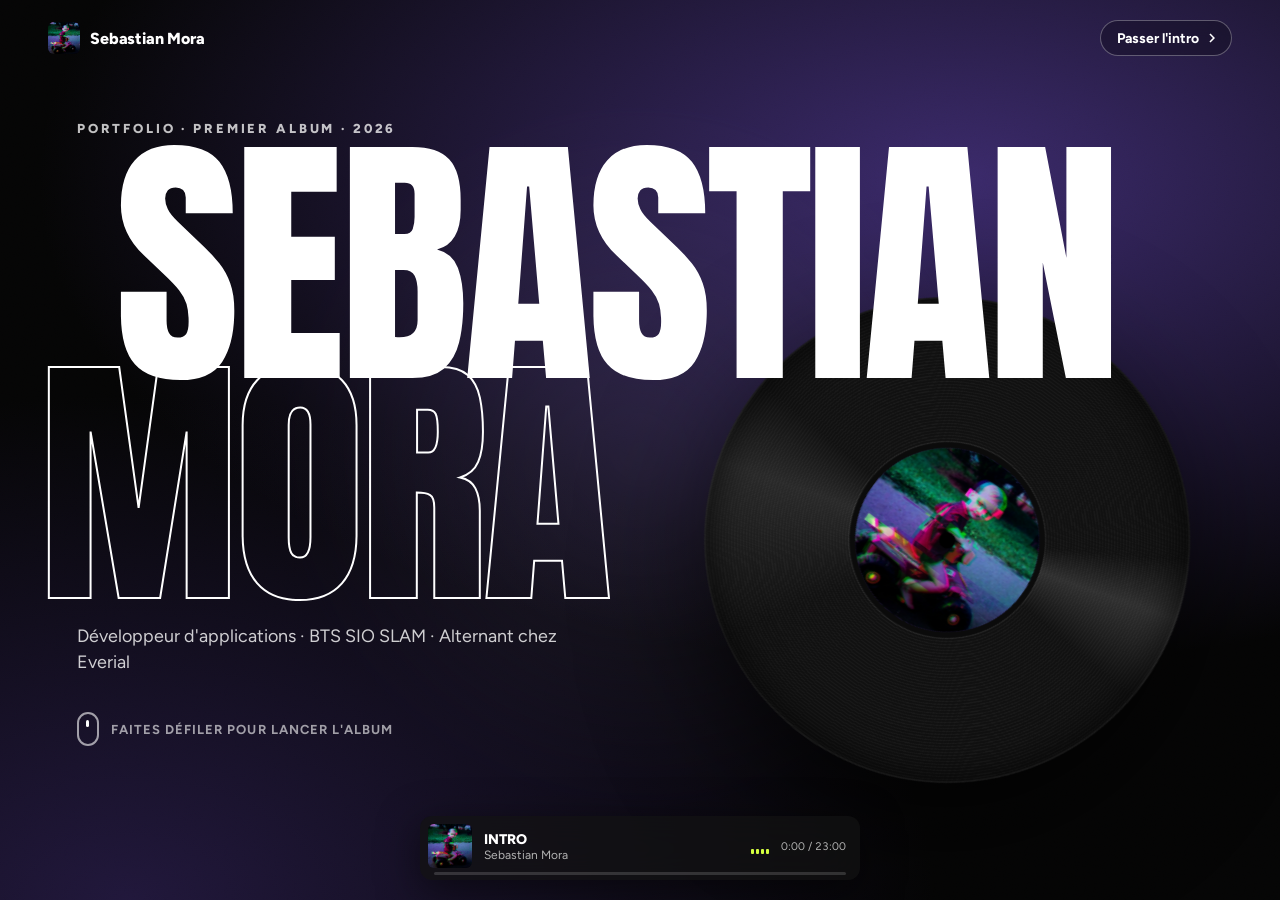
<file: index.html>
<!DOCTYPE html>
<html lang="fr">
<head>
    <meta charset="utf-8">
    <title>Sebastian Mora — Portfolio</title>
    <meta name="viewport" content="width=device-width, initial-scale=1.0, viewport-fit=cover">
    <meta name="description" content="Portfolio de Sebastian Mora — BTS SIO SLAM, alternant chez Everial.">
    <meta name="theme-color" content="#000000">
    <link rel="icon" sizes="32x32" type="image/png" href="Images/Yodebebe.png">
    <link rel="preconnect" href="https://fonts.googleapis.com">
    <link rel="preconnect" href="https://fonts.gstatic.com" crossorigin>
    <link href="https://fonts.googleapis.com/css2?family=Anton&family=Figtree:wght@400;500;600;700;800;900&display=swap" rel="stylesheet">
    <link rel="stylesheet" href="StyleAlbum.css">
    <link rel="stylesheet" href="intro.css">
</head>
<body>

    <!-- Écran de démarrage -->
    <div class="splash" id="splash" aria-hidden="true">
        <div class="splash-inner">
            <img src="Images/Yodebebe.png" alt="">
            <div class="eq splash-eq"><i></i><i></i><i></i><i></i></div>
            <strong>Sebastian Mora</strong>
            <span>Portfolio · BTS SIO SLAM</span>
        </div>
    </div>

    <div class="app" id="app">

        <!-- ============ BARRE LATÉRALE GAUCHE ============ -->
        <aside class="sidebar" aria-label="Navigation principale">
            <nav class="sb-block sb-nav">
                <a href="#/home" class="sb-link" data-route="home" data-nav="home">
                    <span class="ico-off" data-icon="home"></span><span class="ico-on" data-icon="homeFill"></span>
                    Accueil
                </a>
                <a href="#/search" class="sb-link" data-route="search" data-nav="search">
                    <span data-icon="search"></span>
                    Rechercher
                </a>
            </nav>

            <section class="sb-block sb-library">
                <header class="lib-head">
                    <span class="lib-title"><span data-icon="library"></span> Bibliothèque</span>
                </header>
                <div class="chips" id="lib-chips">
                    <button class="chip" data-filter="album">Albums</button>
                    <button class="chip" data-filter="artist">Artistes</button>
                    <button class="chip" data-filter="playlist">Playlists</button>
                </div>
                <ul class="lib-list" id="lib-list"></ul>
            </section>
        </aside>

        <!-- ============ ZONE PRINCIPALE ============ -->
        <main class="main" id="main" data-view="home">
            <div class="main-bg" id="main-bg" aria-hidden="true"></div>

            <header class="topbar" id="topbar">
                <div class="topbar-bg" id="topbar-bg"></div>
                <div class="nav-arrows">
                    <button class="round-btn" id="nav-back" aria-label="Retour" data-icon="chevLeft"></button>
                    <button class="round-btn" id="nav-fwd" aria-label="Suivant" data-icon="chevRight"></button>
                </div>

                <div class="topbar-sticky" id="topbar-sticky">
                    <button class="play-btn sm" id="topbar-play" aria-label="Lecture" data-play-ctx="album"></button>
                    <span class="topbar-title" id="topbar-title"></span>
                </div>

                <label class="search-box" id="search-box">
                    <span data-icon="search"></span>
                    <input type="search" id="search-input" placeholder="Que souhaitez-vous écouter ?" autocomplete="off" aria-label="Rechercher dans le portfolio">
                    <kbd>/</kbd>
                </label>

                <div class="topbar-right">
                    <a class="pill-btn" href="Images/Mon_CV.pdf" target="_blank" rel="noopener">
                        <span data-icon="download"></span> Mon CV
                    </a>
                    <a href="#/artist" data-route="artist" class="avatar-btn" aria-label="Profil de Sebastian Mora">
                        <img src="Images/PhotoArtist.jpeg" alt="">
                    </a>
                </div>
            </header>

            <div class="view" id="view"></div>
        </main>

        <!-- ============ VUE EN LECTURE (PANNEAU DROIT) ============ -->
        <aside class="np" id="np" aria-label="Vue En lecture" aria-hidden="true">
            <div class="np-head">
                <button class="icon-btn np-collapse" id="np-collapse" aria-label="Réduire" data-icon="chevDown"></button>
                <a href="#/album" data-route="album" class="np-context" id="np-context">PORTFOLIO</a>
                <button class="icon-btn" id="np-close" aria-label="Fermer le panneau" data-icon="close"></button>
            </div>

            <div class="np-scroll" id="np-scroll">
                <div class="np-hero" id="np-hero">
                    <div class="np-hero-glow"></div>
                    <div class="np-hero-img" id="np-hero-img"></div>
                    <canvas class="np-viz" id="np-viz" aria-hidden="true"></canvas>
                </div>

                <div class="np-titleline">
                    <div class="np-titles">
                        <h2 id="np-title">Section</h2>
                        <p id="np-sub">Sélectionnez une section pour afficher les détails ici.</p>
                    </div>
                    <button class="icon-btn like-btn big" id="np-like" aria-label="Ajouter aux titres likés"></button>
                </div>

                <!-- Contrôles (mobile uniquement) -->
                <div class="np-controls">
                    <div class="pl-progress">
                        <span class="time" data-time-cur>0:00</span>
                        <div class="slider" data-progress><div class="slider-track"><div class="slider-fill"></div></div><div class="slider-thumb"></div></div>
                        <span class="time" data-time-total>--:--</span>
                    </div>
                    <div class="np-ctrl-btns">
                        <button class="icon-btn toggle" data-action="shuffle" aria-label="Lecture aléatoire" data-icon="shuffle"></button>
                        <button class="icon-btn" data-action="prev" aria-label="Précédent" data-icon="prev"></button>
                        <button class="pl-play xl" data-play-toggle aria-label="Lecture"></button>
                        <button class="icon-btn" data-action="next" aria-label="Suivant" data-icon="next"></button>
                        <button class="icon-btn toggle" data-action="repeat" aria-label="Répéter" data-icon="repeat"></button>
                    </div>
                </div>

                <section class="np-card np-lyrics" id="np-lyrics" data-route="lyrics" role="link" tabindex="0">
                    <header><h3>Aperçu des paroles</h3><span class="ly-open">Afficher les paroles</span></header>
                    <div id="np-lyrics-lines"></div>
                </section>

                <section class="np-card np-about">
                    <h3>À propos</h3>
                    <div id="np-desc" class="rich"><p>Sélectionnez une section pour afficher les détails ici.</p></div>
                </section>

                <section class="np-card np-next">
                    <header><h3>Suivant dans la file</h3><a href="#/album" data-route="album">Ouvrir l'album</a></header>
                    <div id="np-next"></div>
                </section>

                <section class="np-card np-artist">
                    <div class="np-artist-img"><img src="Images/PhotoArtist.jpeg" alt="Sebastian Mora"><span>À propos de l'artiste</span></div>
                    <div class="np-artist-body">
                        <a href="#/artist" data-route="artist" class="np-artist-name">Sebastian Mora</a>
                        <div class="np-artist-row">
                            <span class="muted">BTS SIO SLAM · Alternant chez Everial</span>
                            <button class="outline-btn" data-follow>Suivre</button>
                        </div>
                        <p class="muted small">24 ans, étudiant à Nexa Digital School. Passionné par la résolution de problèmes complexes et la conception d'outils concrets.</p>
                    </div>
                </section>
            </div>
        </aside>

        <!-- ============ LECTEUR ============ -->
        <footer class="player" id="player">
            <div class="pl-left">
                <button class="pl-cover-btn" id="pl-open" aria-label="Afficher la vue En lecture">
                    <img id="pl-cover" src="Images/Yodebebe.png" alt="">
                    <span class="pl-cover-expand" data-icon="chevUp"></span>
                </button>
                <div class="pl-text">
                    <div class="pl-title" id="pl-title">Aucun titre sélectionné</div>
                    <a href="#/artist" data-route="artist" class="pl-sub" id="pl-sub">Sebastian Mora</a>
                </div>
                <button class="icon-btn like-btn" id="pl-like" aria-label="Ajouter aux titres likés"></button>
                <div class="eq pl-eq" aria-hidden="true"><i></i><i></i><i></i><i></i></div>
            </div>

            <div class="pl-center">
                <div class="pl-buttons">
                    <button class="icon-btn toggle" data-action="shuffle" aria-label="Lecture aléatoire" data-icon="shuffle"></button>
                    <button class="icon-btn" data-action="prev" aria-label="Titre précédent" data-icon="prev"></button>
                    <button class="pl-play" data-play-toggle aria-label="Lecture"></button>
                    <button class="icon-btn" data-action="next" aria-label="Titre suivant" data-icon="next"></button>
                    <button class="icon-btn toggle" data-action="repeat" aria-label="Répéter" data-icon="repeat"></button>
                </div>
                <div class="pl-progress">
                    <span class="time" data-time-cur>0:00</span>
                    <div class="slider" data-progress><div class="slider-track"><div class="slider-fill"></div></div><div class="slider-thumb"></div></div>
                    <span class="time" data-time-total>--:--</span>
                </div>
            </div>

            <div class="pl-right">
                <button class="icon-btn toggle" id="btn-sound" aria-label="Musique d'ambiance" title="Musique d'ambiance" data-icon="note"></button>
                <button class="icon-btn toggle" id="btn-lyrics" aria-label="Paroles" title="Paroles" data-icon="mic"></button>
                <button class="icon-btn toggle" id="btn-np" aria-label="Vue En lecture" title="Vue En lecture" data-icon="np"></button>
                <button class="icon-btn" id="btn-mute" aria-label="Couper le son"></button>
                <div class="slider vol" id="volume"><div class="slider-track"><div class="slider-fill"></div></div><div class="slider-thumb"></div></div>
            </div>

            <button class="pl-play mobile-play" data-play-toggle aria-label="Lecture"></button>
            <div class="pl-mobile-progress" data-progress><div class="slider-fill"></div></div>
        </footer>

        <!-- ============ NAVIGATION MOBILE ============ -->
        <nav class="mobile-nav" aria-label="Navigation mobile">
            <a href="#/home" data-route="home" data-nav="home"><span class="ico-off" data-icon="home"></span><span class="ico-on" data-icon="homeFill"></span>Accueil</a>
            <a href="#/search" data-route="search" data-nav="search"><span data-icon="search"></span>Rechercher</a>
            <a href="#/library" data-route="library" data-nav="library"><span data-icon="library"></span>Bibliothèque</a>
        </nav>
    </div>

    <div class="toast" id="toast" role="status" aria-live="polite"></div>
    <div class="ctx-menu" id="ctx-menu" role="menu"></div>
    <div class="recap" id="recap" aria-hidden="true" role="dialog" aria-label="Récap 2026"></div>
    <div class="lightbox" id="lightbox" aria-hidden="true">
        <button class="icon-btn lightbox-close" aria-label="Fermer" data-icon="close"></button>
        <img id="lightbox-img" alt="">
        <p id="lightbox-cap"></p>
    </div>

    <script src="app.js" charset="utf-8" defer></script>
    <script src="intro.js" charset="utf-8" defer></script>
</body>
</html>
</file>
<file: StyleAlbum.css>
/* =====================================================================
   PORTFOLIO — Sebastian Mora · édition « album »
   ===================================================================== */

:root {
    --bg: #000;
    --surface: #121212;
    --elevated: #1f1f1f;
    --highlight: #2a2a2a;
    --card: #181818;
    --text: #fff;
    --sub: #b3b3b3;
    --muted: #7c7c7c;
    --green: #d4ff3f; /* couleur d'accent (lime) */
    --green-hover: #e2ff7a;
    --line: rgba(255, 255, 255, 0.1);
    --radius: 8px;
    --view-color: #4b3a78;
    --track-color: #333;
    --np-w: 360px;
    --ease: cubic-bezier(0.3, 0, 0, 1);
    color-scheme: dark;
}

*, *::before, *::after { box-sizing: border-box; }

html, body {
    margin: 0;
    height: 100%;
    background: var(--bg);
    color: var(--text);
    font-family: "Figtree", "Segoe UI", system-ui, -apple-system, sans-serif;
    -webkit-font-smoothing: antialiased;
    overflow: hidden;
}

button { font: inherit; color: inherit; }
a { color: inherit; text-decoration: none; }
img { display: block; }
h1, h2, h3, h4 { margin: 0; }
kbd {
    display: inline-block;
    background: var(--highlight);
    border: 1px solid #3a3a3a;
    border-radius: 4px;
    padding: 0 6px;
    font-family: inherit; font-weight: 600; font-size: 12px; line-height: 1.6;
    color: var(--text);
}
:focus-visible { outline: 2px solid #fff; outline-offset: 2px; border-radius: 4px; }
.muted { color: var(--sub); }
.small { font-size: 13px; line-height: 1.5; }

/* Scrollbars discrètes */
* { scrollbar-width: thin; scrollbar-color: transparent transparent; }
*:hover { scrollbar-color: rgba(255, 255, 255, 0.3) transparent; }
::-webkit-scrollbar { width: 12px; height: 12px; }
::-webkit-scrollbar-thumb { background: transparent; border: 3px solid transparent; background-clip: padding-box; border-radius: 8px; }
:hover::-webkit-scrollbar-thumb { background-color: rgba(255, 255, 255, 0.3); }

/* =====================================================================
   LAYOUT
   ===================================================================== */
.app {
    display: grid;
    grid-template-areas: "side main np" "player player player";
    grid-template-columns: 300px minmax(0, 1fr) auto;
    grid-template-rows: minmax(0, 1fr) 72px;
    column-gap: 0;
    row-gap: 8px;
    padding: 8px 8px 0;
    height: 100vh;
    height: 100dvh;
}

/* =====================================================================
   SIDEBAR
   ===================================================================== */
.sidebar {
    grid-area: side;
    display: flex;
    flex-direction: column;
    gap: 8px;
    min-height: 0;
    margin-right: 8px;
}
.sb-block { background: var(--surface); border-radius: var(--radius); }
.sb-nav { padding: 8px 12px; }
.sb-link {
    display: flex;
    align-items: center;
    gap: 20px;
    padding: 12px;
    color: var(--sub);
    font-weight: 700;
    font-size: 16px;
    transition: color 0.2s;
}
.sb-link:hover, .sb-link.active { color: var(--text); }
.ico-on[data-icon] { display: none; }
.active > .ico-on[data-icon] { display: inline-grid; }
.active > .ico-off[data-icon] { display: none; }
[data-icon] { display: inline-grid; place-items: center; }

.sb-library { flex: 1; min-height: 0; display: flex; flex-direction: column; }
.lib-head { padding: 16px 16px 8px; }
.lib-title { display: flex; align-items: center; gap: 12px; color: var(--sub); font-weight: 700; }
.chips, .home-chips { display: flex; gap: 8px; flex-wrap: wrap; }
.chips { padding: 8px 16px 12px; }
.chip {
    background: var(--highlight);
    border: 0;
    border-radius: 32px;
    padding: 6px 12px;
    font-size: 14px;
    cursor: pointer;
    transition: background 0.2s, color 0.2s, transform 0.2s;
}
.chip:hover { background: #333; }
.chip:active { transform: scale(0.96); }
.chip.active { background: var(--text); color: #000; }

.lib-list { list-style: none; margin: 0; padding: 0 8px 8px; overflow-y: auto; flex: 1; }
.lib-item {
    display: grid;
    grid-template-columns: 48px minmax(0, 1fr) auto;
    align-items: center;
    gap: 12px;
    padding: 8px;
    border-radius: 6px;
    cursor: pointer;
    transition: background 0.2s;
}
.lib-item:hover { background: #1a1a1a; }
.lib-item.is-active { background: #232323; }
.lib-item img { width: 48px; height: 48px; object-fit: cover; border-radius: 4px; }
.lib-item img.circle { border-radius: 50%; }
.lib-text { min-width: 0; display: flex; flex-direction: column; gap: 2px; }
.lib-name { font-size: 15px; font-weight: 500; white-space: nowrap; overflow: hidden; text-overflow: ellipsis; }
.lib-meta { font-size: 13px; color: var(--sub); white-space: nowrap; overflow: hidden; text-overflow: ellipsis; }
.lib-speaker { color: var(--green); opacity: 0; transition: opacity 0.2s; }
.lib-item.is-playing .lib-name { color: var(--green); }
.lib-item.is-playing .lib-speaker { opacity: 1; }

.liked-thumb {
    width: 64px; height: 64px;
    flex: none;
    display: grid; place-items: center;
    background: linear-gradient(135deg, #450af5, #8e8ee5 60%, #c4efd9);
    color: #fff;
}
.liked-thumb.sm { width: 48px; height: 48px; border-radius: 4px; }

/* =====================================================================
   ZONE PRINCIPALE
   ===================================================================== */
.main {
    grid-area: main;
    position: relative;
    background: var(--surface);
    border-radius: var(--radius);
    overflow-y: auto;
    overflow-x: hidden;
    isolation: isolate;
}
.main-bg {
    position: absolute;
    top: 0; left: 0; right: 0;
    height: 340px;
    background-color: var(--view-color);
    transition: background-color 0.7s ease, height 0.4s;
    z-index: -1;
    pointer-events: none;
}
.main-bg::after {
    content: "";
    position: absolute; inset: 0;
    background: linear-gradient(to bottom, rgba(18, 18, 18, 0.25) 0%, var(--surface) 100%);
}
.main[data-view="album"] .main-bg,
.main[data-view="liked"] .main-bg,
.main[data-view="artist"] .main-bg { height: 720px; }
.main[data-view="album"] .main-bg::after,
.main[data-view="liked"] .main-bg::after,
.main[data-view="artist"] .main-bg::after { background: none; }
.main[data-view="search"] .main-bg,
.main[data-view="library"] .main-bg { height: 0; }

/* Topbar */
.topbar {
    position: sticky;
    top: 0;
    z-index: 20;
    height: 64px;
    display: flex;
    align-items: center;
    gap: 8px;
    padding: 0 24px;
}
.topbar-bg {
    position: absolute; inset: 0;
    background-color: var(--view-color);
    opacity: 0;
    transition: background-color 0.7s;
    z-index: -1;
}
.topbar-bg::after { content: ""; position: absolute; inset: 0; background: rgba(0, 0, 0, 0.5); }
.main[data-view="search"] .topbar-bg,
.main[data-view="library"] .topbar-bg { background-color: var(--surface); }
.nav-arrows { display: flex; gap: 8px; flex: none; }
.round-btn {
    width: 32px; height: 32px;
    border-radius: 50%;
    border: 0;
    background: rgba(0, 0, 0, 0.7);
    display: grid; place-items: center;
    cursor: pointer;
    transition: transform 0.2s, background 0.2s;
}
.round-btn:hover { transform: scale(1.06); background: #000; }

.topbar-sticky {
    position: absolute;
    left: 112px;
    display: flex;
    align-items: center;
    gap: 12px;
    opacity: 0;
    transform: translateY(10px);
    pointer-events: none;
    transition: opacity 0.25s, transform 0.3s var(--ease);
}
.topbar.show-sticky .topbar-sticky { opacity: 1; transform: none; pointer-events: auto; }
.topbar-title { font-size: 24px; font-weight: 800; letter-spacing: -0.02em; white-space: nowrap; }

.search-box {
    margin: 0 auto;
    width: min(420px, 100%);
    height: 48px;
    display: flex;
    align-items: center;
    gap: 10px;
    padding: 0 12px 0 14px;
    background: var(--elevated);
    border-radius: 500px;
    color: var(--sub);
    cursor: text;
    transition: background 0.2s, box-shadow 0.2s;
}
.search-box:hover { background: var(--highlight); box-shadow: inset 0 0 0 1px #535353; }
.search-box:focus-within { box-shadow: inset 0 0 0 2px #fff; background: var(--highlight); }
.search-box input {
    flex: 1; min-width: 0;
    background: none; border: 0; outline: 0;
    color: var(--text);
    font-family: inherit; font-weight: 500; font-size: 16px;
}
.search-box input::placeholder { color: var(--sub); }
.search-box input::-webkit-search-cancel-button { filter: invert(1); }
.topbar.show-sticky .search-box { opacity: 0; pointer-events: none; }

.topbar-right { display: flex; align-items: center; gap: 12px; margin-left: auto; flex: none; }
.pill-btn {
    display: inline-flex; align-items: center; gap: 6px;
    background: var(--text);
    color: #000;
    font-weight: 700; font-size: 14px;
    padding: 8px 16px;
    border-radius: 500px;
    transition: transform 0.2s;
}
.pill-btn:hover { transform: scale(1.04); }
.pill-btn svg { width: 18px; height: 18px; }
.avatar-btn {
    width: 48px; height: 48px;
    display: grid; place-items: center;
    border-radius: 50%;
    background: var(--elevated);
    transition: transform 0.2s;
}
.avatar-btn:hover { transform: scale(1.06); }
.avatar-btn img { width: 32px; height: 32px; border-radius: 50%; object-fit: cover; }

/* Vues */
.view { margin-top: -64px; }
.view-enter .page { animation: fade 0.35s ease both; }
.view-enter .card,
.view-enter .quick,
.view-enter .track-row,
.view-enter .browse-tile,
.view-enter .hero-cover,
.view-enter .hero-text,
.view-enter .artist-hero-text { animation: rise 0.55s var(--ease) backwards; animation-delay: calc(var(--i, 0) * 35ms); }
.view-enter .hero-text, .view-enter .artist-hero-text { animation-delay: 80ms; }

@keyframes fade { from { opacity: 0; } to { opacity: 1; } }
@keyframes rise { from { opacity: 0; transform: translateY(14px); } to { opacity: 1; transform: none; } }

.page { padding: 64px 24px 0; min-height: 100%; }
.page.album, .page.artist, .page.liked { padding: 0; }

/* =====================================================================
   BOUTONS
   ===================================================================== */
.play-btn {
    width: 48px; height: 48px;
    flex: none;
    border-radius: 50%;
    border: 0;
    background: var(--green);
    color: #000;
    display: grid; place-items: center;
    cursor: pointer;
    box-shadow: 0 8px 8px rgba(0, 0, 0, 0.3);
    transition: transform 0.2s var(--ease), background 0.2s, opacity 0.3s;
}
.play-btn:hover { transform: scale(1.06); background: var(--green-hover); }
.play-btn:active { transform: scale(0.96); }
.play-btn.lg { width: 56px; height: 56px; }
.play-btn.sm { width: 40px; height: 40px; }

.icon-btn {
    width: 32px; height: 32px;
    padding: 0;
    border: 0;
    background: none;
    color: var(--sub);
    display: inline-grid; place-items: center;
    cursor: pointer;
    position: relative;
    transition: color 0.2s, transform 0.2s;
}
.icon-btn:hover { color: var(--text); transform: scale(1.06); }
.icon-btn:active { transform: scale(0.94); }
.icon-btn.big { width: 40px; height: 40px; }
.icon-btn.toggle.is-on { color: var(--green); }
.icon-btn.toggle.is-on::after {
    content: "";
    position: absolute;
    bottom: -3px; left: 50%;
    width: 4px; height: 4px;
    margin-left: -2px;
    border-radius: 50%;
    background: var(--green);
}
.like-btn.is-on { color: var(--green); }
.like-btn.pop svg { animation: pop 0.4s var(--ease); }
@keyframes pop { 0% { transform: scale(1); } 40% { transform: scale(1.35); } 100% { transform: scale(1); } }

.circle-outline svg { border: 2px solid currentColor; border-radius: 50%; padding: 2px; width: 30px; height: 30px; }
.circle-outline.is-on { color: var(--green); }
.circle-outline.is-on svg { background: var(--green); color: #000; border-color: var(--green); }

.outline-btn {
    background: none;
    border: 1px solid var(--muted);
    border-radius: 500px;
    padding: 6px 16px;
    font-weight: 700;
    font-size: 14px;
    cursor: pointer;
    white-space: nowrap;
    transition: transform 0.2s, border-color 0.2s;
}
.outline-btn:hover { border-color: var(--text); transform: scale(1.04); }
.outline-btn.is-on { border-color: var(--sub); }

.white-btn {
    display: inline-block;
    background: var(--text);
    color: #000;
    font-weight: 700;
    padding: 12px 32px;
    border-radius: 500px;
    margin-top: 16px;
    transition: transform 0.2s;
}
.white-btn:hover { transform: scale(1.04); }

.text-btn {
    background: none; border: 0;
    color: var(--sub);
    font-weight: 700; font-size: 14px;
    padding: 16px;
    cursor: pointer;
}
.text-btn:hover { color: var(--text); }

.btn-green {
    display: inline-flex; align-items: center; gap: 8px;
    background: var(--green);
    color: #000 !important;
    font-weight: 700;
    font-size: 13px;
    letter-spacing: 0.02em;
    padding: 12px 22px;
    border-radius: 500px;
    margin: 4px 0 8px;
    transition: transform 0.2s, background 0.2s;
}
.btn-green:hover { transform: scale(1.04); background: var(--green-hover); }

/* =====================================================================
   ÉGALISEUR ANIMÉ
   ===================================================================== */
.eq { display: inline-flex; align-items: flex-end; gap: 2px; width: 14px; height: 14px; }
.eq i {
    flex: 1;
    background: var(--green);
    border-radius: 1px;
    height: 30%;
    animation: eq 0.9s ease-in-out infinite alternate;
    animation-play-state: paused;
}
.eq i:nth-child(2) { animation-duration: 0.7s; animation-delay: -0.3s; }
.eq i:nth-child(3) { animation-duration: 1.1s; animation-delay: -0.6s; }
.eq i:nth-child(4) { animation-duration: 0.8s; animation-delay: -0.15s; }
body.is-playing .eq i { animation-play-state: running; }
@keyframes eq { 0% { height: 20%; } 50% { height: 100%; } 100% { height: 45%; } }

/* =====================================================================
   ACCUEIL
   ===================================================================== */
.home-chips { margin: 8px 0 24px; }
.home-title { font-size: 32px; font-weight: 800; letter-spacing: -0.02em; margin: 0 0 18px; }

.quick-grid {
    display: grid;
    grid-template-columns: repeat(4, minmax(0, 1fr));
    gap: 8px;
}
.quick {
    position: relative;
    height: 64px;
    display: flex;
    align-items: center;
    gap: 12px;
    padding-right: 8px;
    background: rgba(255, 255, 255, 0.07);
    border-radius: 4px;
    overflow: hidden;
    cursor: pointer;
    transition: background 0.3s;
}
.quick:hover { background: rgba(255, 255, 255, 0.18); }
.quick > img, .quick > .liked-thumb {
    width: 64px; height: 64px;
    flex: none;
    object-fit: cover;
    box-shadow: 0 8px 24px rgba(0, 0, 0, 0.5);
}
.quick > img.circle { border-radius: 50%; padding: 6px; background: rgba(0,0,0,.15); }
.quick-title {
    flex: 1; min-width: 0;
    font-weight: 700; font-size: 15px;
    display: -webkit-box; -webkit-line-clamp: 2; -webkit-box-orient: vertical; overflow: hidden;
}
.quick-play { width: 36px; height: 36px; opacity: 0; transform: scale(0.9); }
.quick:hover .quick-play, .quick:focus-visible .quick-play, .quick-play.is-on { opacity: 1; transform: none; }
.quick-eq { position: absolute; right: 18px; display: none; }
.quick.is-playing .quick-title { color: var(--green); }
.quick.is-playing:not(:hover) .quick-eq { display: block; }
.quick.is-playing:not(:hover) .quick-play { opacity: 0; }

/* Étagères */
.shelf { margin-top: 36px; }
.shelf-head { display: flex; align-items: baseline; justify-content: space-between; gap: 16px; margin-bottom: 8px; }
.shelf-head h2 { font-size: 24px; font-weight: 800; letter-spacing: -0.01em; }
.see-all { color: var(--sub); font-size: 14px; font-weight: 700; white-space: nowrap; }
.see-all:hover { text-decoration: underline; color: var(--text); }
.shelf-row {
    display: flex;
    margin: 0 -12px;
    overflow-x: auto;
    scroll-snap-type: x proximity;
    scrollbar-width: none;
}
.shelf-row::-webkit-scrollbar { display: none; }

.card {
    flex: 0 0 196px;
    padding: 12px;
    border-radius: var(--radius);
    cursor: pointer;
    scroll-snap-align: start;
    transition: background 0.3s;
}
.card:hover { background: var(--elevated); }
.card:active { background: #000; }
.card-img { position: relative; margin-bottom: 10px; }
.card-img img {
    width: 100%;
    aspect-ratio: 1;
    object-fit: cover;
    border-radius: 6px;
    box-shadow: 0 8px 24px rgba(0, 0, 0, 0.5);
}
.card.circle .card-img img { border-radius: 50%; }
.card-play {
    position: absolute;
    right: 8px; bottom: 8px;
    opacity: 0;
    transform: translateY(8px);
}
.card:hover .card-play, .card:focus-visible .card-play, .card-play.is-on { opacity: 1; transform: none; }
.card-title { font-weight: 700; font-size: 16px; white-space: nowrap; overflow: hidden; text-overflow: ellipsis; margin-bottom: 4px; }
.card.is-playing .card-title { color: var(--green); }
.card-sub { color: var(--sub); font-size: 14px; line-height: 1.4; display: -webkit-box; -webkit-line-clamp: 2; -webkit-box-orient: vertical; overflow: hidden; }

/* =====================================================================
   ALBUM / PLAYLIST
   ===================================================================== */
.hero {
    display: flex;
    align-items: flex-end;
    gap: 24px;
    padding: 88px 24px 24px;
    min-height: 340px;
    background: linear-gradient(transparent 0, rgba(0, 0, 0, 0.5) 100%);
}
.hero-cover {
    width: 232px; height: 232px;
    flex: none;
    object-fit: cover;
    border-radius: 4px;
    box-shadow: 0 4px 60px rgba(0, 0, 0, 0.5);
    cursor: zoom-in;
    transition: transform 0.3s var(--ease);
}
.hero-cover:hover { transform: scale(1.02); }
.liked-cover { display: grid; place-items: center; background: linear-gradient(135deg, #450af5, #8e8ee5 60%, #c4efd9); cursor: default; }
.hero-text { min-width: 0; }
.hero-type { font-size: 14px; font-weight: 600; }
.hero-title {
    font-size: clamp(40px, 7.5vw, 96px);
    font-weight: 900;
    letter-spacing: -0.045em;
    line-height: 1;
    margin: 0.08em 0 0.14em;
    white-space: nowrap;
}
.hero-meta { display: flex; flex-wrap: wrap; align-items: center; gap: 6px; font-size: 14px; }
.hero-avatar { width: 24px; height: 24px; border-radius: 50%; object-fit: cover; }
.hero-artist { font-weight: 700; }
a.hero-artist:hover { text-decoration: underline; }
.dot { color: var(--sub); }

.page-body {
    position: relative;
    padding: 0 24px;
    background: linear-gradient(rgba(18, 18, 18, 0.6) 0, var(--surface) 232px);
}

.action-bar { display: flex; align-items: center; gap: 20px; padding: 24px 0; }
.action-bar .icon-btn.big { color: var(--sub); }
.action-bar .icon-btn.big:hover { color: var(--text); }
.action-bar .icon-btn.toggle.is-on { color: var(--green); }
.action-right { margin-left: auto; display: flex; align-items: center; gap: 6px; color: var(--sub); font-size: 14px; }

/* Liste des titres */
.tracklist-header, .track-row {
    display: grid;
    grid-template-columns: 24px minmax(120px, 1fr) 40px 56px 32px;
    align-items: center;
    gap: 16px;
    padding: 0 16px;
}
.tracklist-header {
    height: 36px;
    color: var(--sub);
    font-size: 14px;
    border-bottom: 1px solid var(--line);
    margin-bottom: 16px;
}
.tracklist-header .col-num { text-align: center; }
.tracklist-header .col-duration { display: flex; justify-content: flex-end; }

.track-row {
    height: 56px;
    border-radius: 4px;
    cursor: pointer;
    transition: background 0.15s;
    outline-offset: -2px;
}
.track-row:hover, .track-row:focus-visible { background: rgba(255, 255, 255, 0.1); }
.track-row .col-num { position: relative; display: grid; place-items: center; height: 100%; color: var(--sub); font-size: 16px; font-variant-numeric: tabular-nums; }
.track-row .col-num > * { grid-area: 1 / 1; }
.row-play, .row-pause, .track-row .eq { display: none !important; }
.track-row .row-play, .track-row .row-pause { color: var(--text); }
.track-row:hover .num { visibility: hidden; }
.track-row:hover .row-play { display: grid !important; }
.track-row.is-current .num { color: var(--green); }
.track-row.is-playing .num { visibility: hidden; }
.track-row.is-playing .eq { display: inline-flex !important; }
.track-row.is-playing:hover .eq, .track-row.is-playing:hover .row-play { display: none !important; }
.track-row.is-playing:hover .row-pause { display: grid !important; }

.col-title { display: flex; align-items: center; min-width: 0; }
.col-title-text { min-width: 0; }
.row-thumb { width: 40px; height: 40px; border-radius: 4px; object-fit: cover; margin-right: 12px; flex: none; }
.main-text { font-size: 16px; white-space: nowrap; overflow: hidden; text-overflow: ellipsis; display: flex; align-items: center; }
.track-row.is-current .main-text { color: var(--green); }
.sub-text { font-size: 14px; color: var(--sub); white-space: nowrap; overflow: hidden; text-overflow: ellipsis; margin-top: 2px; }
.track-row:hover .sub-text { color: var(--text); }
.explicit-badge {
    display: inline-grid; place-items: center;
    flex: none;
    height: 16px; min-width: 16px;
    padding: 0 4px;
    margin-right: 6px;
    border-radius: 2px;
    background: rgba(255, 255, 255, 0.6);
    color: #121212;
    font-size: 10px;
    font-weight: 700;
}
.col-like { display: grid; place-items: center; }
.col-like .like-btn { opacity: 0; }
.track-row:hover .like-btn, .col-like .like-btn.is-on { opacity: 1; }
.col-duration { color: var(--sub); font-size: 14px; text-align: right; font-variant-numeric: tabular-nums; }
.col-more { display: grid; place-items: center; }
.col-more .icon-btn { opacity: 0; }
.track-row:hover .col-more .icon-btn, .col-more .icon-btn:focus-visible { opacity: 1; }

.album-foot { padding: 32px 0 0; color: var(--sub); }
.album-foot .release { font-size: 14px; margin: 0 0 4px; }
.album-foot .copy { font-size: 12px; margin: 0; }

/* =====================================================================
   ARTISTE
   ===================================================================== */
.artist-hero {
    position: relative;
    height: clamp(340px, 46vh, 500px);
    display: flex;
    align-items: flex-end;
    gap: 28px;
    padding: 0 24px 28px;
    overflow: hidden;
}
/* Fond : la photo très floutée sert d'ambiance, sans être recadrée */
.artist-hero-bg {
    position: absolute; inset: -20%;
    background: var(--hero-img) center / cover no-repeat;
    filter: blur(60px) saturate(1.4) brightness(0.75);
    transform: scale(1.1);
    will-change: transform;
}
.artist-hero::after {
    content: "";
    position: absolute; inset: 0;
    background: linear-gradient(to bottom, rgba(0, 0, 0, 0.1) 0%, rgba(0, 0, 0, 0.55) 100%);
}
/* La photo entière, en rond */
.artist-avatar {
    position: relative; z-index: 1;
    flex: none;
    width: clamp(140px, 22vh, 232px); aspect-ratio: 1;
    border-radius: 50%;
    object-fit: cover;
    box-shadow: 0 16px 50px rgba(0, 0, 0, 0.55);
}
.view-enter .artist-avatar { animation: splashPop 0.7s var(--ease) backwards; }
.artist-hero-text { position: relative; z-index: 1; min-width: 0; flex: 1; text-shadow: 0 2px 20px rgba(0, 0, 0, 0.4); }
.verified { display: inline-flex; align-items: center; gap: 8px; font-size: 14px; font-weight: 500; }
.verified svg { color: #4cb3ff; background: radial-gradient(circle, #fff 38%, transparent 40%); border-radius: 50%; }
.artist-listeners { display: block; font-size: 16px; font-weight: 500; }

.artist-popular h2, .artist-cols h2, .about h2 { font-size: 24px; font-weight: 800; margin-bottom: 16px; }
.tracklist.compact .track-row { grid-template-columns: 24px minmax(120px, 1fr) 40px 56px 32px; }
/* Populaires : 1 à 4 à gauche, 5 à 7 à droite */
.popular-cols { display: grid; grid-template-columns: repeat(2, minmax(0, 1fr)); gap: 0 24px; align-items: start; }
@media (max-width: 1280px) { .popular-cols { grid-template-columns: 1fr; } }

.artist-cols { display: grid; grid-template-columns: minmax(0, 1fr) minmax(0, 1fr); gap: 24px; margin-top: 32px; }
.artist-disco .shelf-row { margin: 0 -12px; }
.pick {
    position: relative;
    display: flex; align-items: center; gap: 16px;
    padding: 16px;
    border-radius: var(--radius);
    background: var(--card);
    overflow: hidden;
    cursor: pointer;
    transition: background 0.3s;
}
.pick:hover { background: #282828; }
.pick-bg { position: absolute; inset: 0; background: center / cover; filter: blur(30px) saturate(1.4); opacity: 0.35; transform: scale(1.3); transition: opacity 0.3s; }
.pick:hover .pick-bg { opacity: 0.55; }
.pick > img { position: relative; width: 120px; height: 120px; border-radius: 4px; object-fit: cover; box-shadow: 0 8px 24px rgba(0, 0, 0, 0.5); }
.pick > div { position: relative; display: flex; flex-direction: column; gap: 6px; min-width: 0; }
.pick strong { font-size: 18px; }
.pick-badge { display: inline-flex; align-items: center; gap: 6px; background: #fff; color: #000; font-size: 12px; font-weight: 600; padding: 3px 10px 3px 3px; border-radius: 500px; align-self: flex-start; }
.pick-badge img { width: 20px; height: 20px; border-radius: 50%; object-fit: cover; }

.about { margin-top: 40px; }
.about-card {
    max-width: 820px;
    min-height: 420px;
    border-radius: var(--radius);
    background-size: cover;
    background-position: center 25%;
    display: flex;
    align-items: flex-end;
    padding: 32px;
    cursor: pointer;
    transition: transform 0.4s var(--ease);
}
.about-card:hover { transform: scale(1.01); }
.about-text { display: flex; flex-direction: column; gap: 4px; max-width: 580px; }
.about-num { font-size: 28px; font-weight: 800; }
.about-text p { margin: 8px 0 0; line-height: 1.55; }

/* =====================================================================
   TITRES LIKÉS / VIDE
   ===================================================================== */
.empty { text-align: center; padding: 56px 16px; }
.empty h2 { font-size: 28px; font-weight: 800; margin: 12px 0 8px; }
.empty p { color: var(--sub); margin: 0; }
.empty-ico { display: inline-grid; color: var(--sub); }

/* =====================================================================
   RECHERCHE
   ===================================================================== */
.section-title { font-size: 24px; font-weight: 800; margin: 24px 0 16px; }
.browse-grid { display: grid; grid-template-columns: repeat(auto-fill, minmax(180px, 1fr)); gap: 20px; }
.browse-tile {
    position: relative;
    aspect-ratio: 1.15;
    padding: 16px;
    border-radius: var(--radius);
    background: var(--c);
    overflow: hidden;
    cursor: pointer;
    transition: transform 0.3s var(--ease), filter 0.3s;
}
.browse-tile:hover { filter: brightness(1.08); }
.browse-tile:active { transform: scale(0.98); }
.browse-tile span { position: relative; z-index: 1; font-size: 22px; font-weight: 800; letter-spacing: -0.01em; overflow-wrap: anywhere; }
.browse-tile img {
    position: absolute;
    width: 46%; aspect-ratio: 1; object-fit: cover;
    right: -6%; bottom: -4%;
    transform: rotate(25deg) translate(18%, -2%);
    box-shadow: 0 2px 10px rgba(0, 0, 0, 0.5);
    border-radius: 4px;
    transition: transform 0.4s var(--ease);
}
.browse-tile:hover img { transform: rotate(18deg) translate(10%, -8%) scale(1.06); }

.search-top { display: grid; grid-template-columns: minmax(0, 2fr) minmax(0, 3fr); gap: 24px; }
.top-result {
    position: relative;
    padding: 20px;
    border-radius: var(--radius);
    background: var(--card);
    cursor: pointer;
    transition: background 0.3s;
    min-height: 236px;
}
.top-result:hover { background: #282828; }
.top-result img { width: 92px; height: 92px; border-radius: 4px; object-fit: cover; box-shadow: 0 8px 24px rgba(0, 0, 0, 0.5); }
.top-result strong { display: block; font-size: 32px; font-weight: 800; letter-spacing: -0.02em; margin: 20px 0 6px; }
.tag { background: var(--surface); color: var(--text); font-weight: 700; font-size: 13px; padding: 4px 12px; border-radius: 500px; margin-right: 6px; }
.top-result .card-play { right: 20px; bottom: 20px; }
.top-result:hover .card-play { opacity: 1; transform: none; }
.search-tracks .tracklist .track-row { height: 56px; }
.snippets { display: grid; grid-template-columns: repeat(auto-fill, minmax(280px, 1fr)); gap: 8px; }
.snippet {
    text-align: left;
    background: var(--card);
    border: 0;
    border-radius: var(--radius);
    padding: 14px 16px;
    color: var(--sub);
    font-size: 14px;
    line-height: 1.5;
    cursor: pointer;
    transition: background 0.2s;
}
.snippet:hover { background: #282828; }
.snippet strong { display: block; color: var(--text); margin-bottom: 4px; }
mark { background: rgba(212, 255, 63, 0.25); color: var(--text); border-radius: 2px; padding: 0 2px; }

.library-page .lib-list { padding: 0; }

/* =====================================================================
   PIED DE PAGE
   ===================================================================== */
.page-foot { margin-top: 56px; padding: 32px 0 48px; border-top: 1px solid var(--line); }
.foot-cols { display: grid; grid-template-columns: repeat(auto-fit, minmax(190px, 1fr)); gap: 24px; }
.foot-cols h4 { font-size: 16px; margin-bottom: 10px; }
.foot-cols a, .foot-cols span { display: block; color: var(--sub); font-size: 15px; line-height: 2; }
.foot-cols a:hover { color: var(--text); text-decoration: underline; }
.foot-copy { color: var(--muted); font-size: 13px; margin: 24px 0 0; }

/* =====================================================================
   VUE EN LECTURE
   ===================================================================== */
.np {
    grid-area: np;
    width: 0;
    background: var(--surface);
    border-radius: var(--radius);
    overflow: hidden;
    display: flex;
    flex-direction: column;
    transition: width 0.45s var(--ease), margin 0.45s var(--ease), opacity 0.3s;
    opacity: 0;
}
body.np-open .np { width: var(--np-w); margin-left: 8px; opacity: 1; }
.np > * { width: var(--np-w); flex: none; }
.np-head { display: flex; align-items: center; justify-content: space-between; gap: 8px; padding: 14px 12px 10px 16px; }
.np-context { font-weight: 700; font-size: 16px; white-space: nowrap; overflow: hidden; text-overflow: ellipsis; }
.np-context:hover { text-decoration: underline; }
.np-collapse { display: none !important; }
.np-scroll { flex: 1; min-height: 0; overflow-y: auto; padding: 0 16px 16px; }

.np-hero {
    --np-color: #444;
    position: relative;
    aspect-ratio: 1;
    border-radius: var(--radius);
    overflow: hidden;
    background-color: var(--np-color);
    transition: background-color 0.7s;
}
.np-hero-glow {
    position: absolute;
    inset: -50%;
    background: conic-gradient(from 0deg, transparent, rgba(255, 255, 255, 0.18), transparent 40%, rgba(0, 0, 0, 0.35), transparent 75%);
    animation: spin 14s linear infinite;
    animation-play-state: paused;
}
body.is-playing .np-hero-glow { animation-play-state: running; }
@keyframes spin { to { transform: rotate(360deg); } }
.np-hero-img { position: absolute; inset: 0; }
.np-hero-img > img {
    width: 100%; height: 100%;
    object-fit: cover;
    cursor: zoom-in;
    animation: kenburns 16s ease-in-out infinite alternate;
    animation-play-state: paused;
}
body.is-playing .np-hero-img > img { animation-play-state: running; }
@keyframes kenburns { from { transform: scale(1); } to { transform: scale(1.1) translate(-2%, -1%); } }
.np-hero-fallback { position: absolute; inset: 0; display: flex; flex-direction: column; align-items: center; justify-content: center; gap: 16px; padding: 24px; }
.np-hero-fallback img { width: 52%; aspect-ratio: 1; object-fit: cover; border-radius: 6px; box-shadow: 0 12px 40px rgba(0, 0, 0, 0.5); animation: float 5s ease-in-out infinite alternate; }
.np-hero-fallback span { font-size: 22px; font-weight: 900; letter-spacing: -0.02em; text-align: center; text-shadow: 0 2px 16px rgba(0, 0, 0, 0.35); }
@keyframes float { from { transform: translateY(-4px) rotate(-1deg); } to { transform: translateY(4px) rotate(1deg); } }

.np-titleline { display: flex; align-items: center; justify-content: space-between; gap: 12px; margin: 16px 0; }
.np-titles { min-width: 0; }
.np-titles h2 { font-size: 24px; font-weight: 800; letter-spacing: -0.02em; line-height: 1.2; }
.np-titles p { margin: 4px 0 0; color: var(--sub); font-size: 15px; }
.np-controls { display: none; }

.np-card { background: #1f1f1f; border-radius: var(--radius); padding: 16px; margin-bottom: 16px; }
.np-card h3 { font-size: 16px; font-weight: 700; margin-bottom: 12px; }
.np-next header { display: flex; align-items: center; justify-content: space-between; margin-bottom: 8px; }
.np-next header h3 { margin: 0; }
.np-next header a { color: var(--sub); font-size: 14px; font-weight: 700; }
.np-next header a:hover { color: var(--text); text-decoration: underline; }
.next-item { display: flex; align-items: center; gap: 12px; padding: 8px; margin: 0 -8px; border-radius: 6px; cursor: pointer; transition: background 0.2s; }
.next-item:hover { background: rgba(255, 255, 255, 0.08); }
.next-item img { width: 48px; height: 48px; border-radius: 4px; object-fit: cover; }
.next-item div { display: flex; flex-direction: column; min-width: 0; flex: 1; }
.next-item strong { font-weight: 600; white-space: nowrap; overflow: hidden; text-overflow: ellipsis; }
.next-item .muted { font-size: 13px; white-space: nowrap; overflow: hidden; text-overflow: ellipsis; }
.next-item svg { opacity: 0; color: var(--text); transition: opacity 0.2s; }
.next-item:hover svg { opacity: 1; }

.np-artist { padding: 0; overflow: hidden; }
.np-artist-img { position: relative; height: 220px; }
.np-artist-img img { width: 100%; height: 100%; object-fit: cover; object-position: center 25%; }
.np-artist-img::after { content: ""; position: absolute; inset: 0; background: linear-gradient(rgba(0,0,0,.45), transparent 40%); }
.np-artist-img span { position: absolute; z-index: 1; top: 16px; left: 16px; font-weight: 700; }
.np-artist-body { padding: 16px; }
.np-artist-name { font-weight: 700; font-size: 16px; }
.np-artist-name:hover { text-decoration: underline; }
.np-artist-row { display: flex; align-items: center; justify-content: space-between; gap: 12px; margin: 6px 0 10px; font-size: 14px; }
.np-artist-body p { margin: 0; }

/* Contenu riche (descriptions) */
.rich { color: var(--sub); font-size: 15px; line-height: 1.65; }
.rich p { margin: 0 0 14px; }
.rich strong { color: var(--text); font-weight: 700; }
.rich-enter > * { animation: rise 0.5s var(--ease) backwards; }
.rich-enter > *:nth-child(2) { animation-delay: 40ms; }
.rich-enter > *:nth-child(3) { animation-delay: 80ms; }
.rich-enter > *:nth-child(4) { animation-delay: 120ms; }
.rich-enter > *:nth-child(5) { animation-delay: 160ms; }
.rich-enter > *:nth-child(n+6) { animation-delay: 200ms; }
.bullets { list-style: none; padding: 0; margin: 0 0 14px; }
.bullets li { position: relative; padding-left: 16px; margin-bottom: 4px; }
.bullets li::before { content: "•"; position: absolute; left: 0; color: var(--green); font-weight: 700; }
.bullets.dash li::before { content: "–"; }
.bullets.missions li { margin-bottom: 12px; }
.divider { border: 0; border-top: 1px solid var(--line); margin: 20px 0; }
.stats { display: grid; grid-template-columns: 1fr 1fr; gap: 8px; margin: 4px 0 14px; }
.stat { background: rgba(255, 255, 255, 0.06); border-radius: var(--radius); padding: 12px; transition: background 0.2s, transform 0.2s; }
.stat:hover { background: rgba(255, 255, 255, 0.1); transform: translateY(-2px); }
.stat-num { font-size: 28px; font-weight: 900; color: var(--text); font-variant-numeric: tabular-nums; letter-spacing: -0.02em; }
.stat-unit { font-size: 16px; font-weight: 800; color: var(--text); margin-left: 3px; }
.stat-label { display: block; font-size: 12px; line-height: 1.35; margin-top: 4px; }
.doc-preview {
    width: 100%;
    border-radius: 6px;
    margin-bottom: 15px;
    border: 1px solid var(--line);
    box-shadow: 0 4px 15px rgba(0, 0, 0, 0.3);
    cursor: zoom-in;
    transition: transform 0.3s var(--ease), filter 0.3s;
}
.doc-preview:hover { transform: scale(1.015); filter: brightness(1.05); }
.skill-group { margin-bottom: 16px; }
.skill-chips { display: flex; flex-wrap: wrap; gap: 8px; margin-top: 8px; }
.skill-chips span {
    background: rgba(255, 255, 255, 0.08);
    border: 1px solid var(--line);
    color: var(--text);
    padding: 6px 14px;
    border-radius: 500px;
    font-size: 14px;
    font-weight: 600;
    transition: background 0.2s, color 0.2s, transform 0.2s;
}
.skill-chips span:hover { background: var(--green); color: #000; transform: translateY(-2px); }
.veille { background: rgba(255, 255, 255, 0.04); border-radius: var(--radius); padding: 14px; margin-bottom: 12px; }
.veille-tag { color: var(--green); font-size: 11px; font-weight: 800; text-transform: uppercase; letter-spacing: 0.12em; }
.veille h4 { color: var(--text); font-size: 16px; line-height: 1.35; margin: 4px 0 10px; }

/* Projets (accordéon) */
.projects-container { display: flex; flex-direction: column; gap: 10px; }
.project-block { background: rgba(255, 255, 255, 0.05); border-radius: var(--radius); overflow: hidden; transition: background 0.2s; }
.project-block.open { background: rgba(255, 255, 255, 0.08); }
.project-header-click {
    width: 100%;
    display: flex; align-items: center; justify-content: space-between; gap: 12px;
    padding: 14px;
    background: none; border: 0;
    color: var(--text);
    font-weight: 700; font-size: 14px;
    text-align: left;
    cursor: pointer;
}
.project-header-click:hover { background: rgba(255, 255, 255, 0.05); }
.project-arrow { width: 20px; height: 20px; flex: none; fill: var(--sub); transition: transform 0.35s var(--ease); }
.project-block.open .project-arrow { transform: rotate(180deg); fill: var(--green); }
.project-body { display: grid; grid-template-rows: 0fr; transition: grid-template-rows 0.4s var(--ease); }
.project-block.open .project-body { grid-template-rows: 1fr; }
.project-inner { overflow: hidden; min-height: 0; }
.project-desc { padding: 0 14px 12px; font-size: 13px; line-height: 1.55; }
.project-gallery { display: grid; gap: 10px; padding: 0 14px 14px; }
.project-photo-item { margin: 0; }
.project-photo-item img { width: 100%; border-radius: 6px; cursor: zoom-in; transition: transform 0.3s var(--ease); }
.project-photo-item img:hover { transform: scale(1.02); }
.project-photo-item figcaption { color: var(--sub); font-size: 11px; margin-top: 5px; text-align: center; }
.project-photo-item.missing img { display: none; }
.project-photo-item.missing::before {
    content: "Capture à venir";
    display: flex; align-items: center; justify-content: center;
    aspect-ratio: 16 / 9;
    border-radius: 6px;
    background: repeating-linear-gradient(45deg, rgba(255,255,255,.04) 0 10px, rgba(255,255,255,.07) 10px 20px);
    color: var(--muted);
    font-size: 12px;
}

/* =====================================================================
   LECTEUR
   ===================================================================== */
.player {
    grid-area: player;
    position: relative;
    display: grid;
    grid-template-columns: minmax(180px, 30%) minmax(0, 1fr) minmax(180px, 30%);
    align-items: center;
    gap: 8px;
    padding: 0 8px;
}
.pl-left { display: flex; align-items: center; gap: 12px; min-width: 0; }
.pl-cover-btn {
    position: relative;
    width: 56px; height: 56px;
    flex: none;
    padding: 0; border: 0;
    border-radius: 4px;
    overflow: hidden;
    background: var(--highlight);
    cursor: pointer;
}
.pl-cover-btn img { width: 100%; height: 100%; object-fit: cover; }
.pl-cover-btn img.swap { animation: swap 0.45s var(--ease); }
@keyframes swap { from { opacity: 0; transform: scale(0.85); } to { opacity: 1; transform: none; } }
.pl-cover-expand {
    position: absolute; top: 4px; right: 4px;
    width: 24px; height: 24px;
    border-radius: 50%;
    background: rgba(0, 0, 0, 0.7);
    opacity: 0;
    transition: opacity 0.2s, transform 0.3s;
}
.pl-cover-expand svg { width: 16px; height: 16px; }
.pl-cover-btn:hover .pl-cover-expand { opacity: 1; }
body.np-open .pl-cover-expand { transform: rotate(180deg); }
.pl-text { min-width: 0; }
.pl-title { font-size: 14px; font-weight: 500; white-space: nowrap; overflow: hidden; text-overflow: ellipsis; }
.pl-title a:hover { text-decoration: underline; }
.pl-sub { display: block; font-size: 12px; color: var(--sub); white-space: nowrap; overflow: hidden; text-overflow: ellipsis; margin-top: 2px; }
.pl-sub:hover { color: var(--text); text-decoration: underline; }
.pl-eq { opacity: 0; transition: opacity 0.3s; }
body.is-playing .pl-eq { opacity: 1; }
body:not(.has-track) #pl-like { visibility: hidden; }

.pl-center { display: flex; flex-direction: column; align-items: center; gap: 4px; width: 100%; max-width: 720px; justify-self: center; }
.pl-buttons { display: flex; align-items: center; gap: 16px; }
.pl-play {
    width: 32px; height: 32px;
    border-radius: 50%;
    border: 0;
    background: var(--text);
    color: #000;
    display: grid; place-items: center;
    cursor: pointer;
    transition: transform 0.15s;
}
.pl-play:hover { transform: scale(1.07); }
.pl-play:active { transform: scale(0.95); }
.pl-play.xl { width: 64px; height: 64px; }
.pl-progress { display: flex; align-items: center; gap: 8px; width: 100%; }
.time { font-size: 12px; color: var(--sub); min-width: 40px; font-variant-numeric: tabular-nums; }
.pl-progress .time:first-child { text-align: right; }

.slider {
    --p: 0;
    position: relative;
    flex: 1;
    height: 16px;
    display: flex; align-items: center;
    cursor: pointer;
    touch-action: none;
}
.slider-track { width: 100%; height: 4px; border-radius: 2px; background: #4d4d4d; overflow: hidden; }
.slider-fill { height: 100%; width: calc(var(--p) * 100%); background: var(--text); border-radius: 2px; }
.slider:hover .slider-fill, .slider.dragging .slider-fill { background: var(--green); }
.slider-thumb {
    position: absolute;
    left: calc(var(--p) * 100%);
    width: 12px; height: 12px;
    margin-left: -6px;
    border-radius: 50%;
    background: var(--text);
    box-shadow: 0 2px 4px rgba(0, 0, 0, 0.5);
    opacity: 0;
    transform: scale(0.6);
    transition: opacity 0.15s, transform 0.15s;
}
.slider:hover .slider-thumb, .slider.dragging .slider-thumb { opacity: 1; transform: none; }
.slider.vol { flex: 0 0 96px; }

.pl-right { display: flex; align-items: center; justify-content: flex-end; gap: 8px; }
.mobile-play, .pl-mobile-progress { display: none; }

/* =====================================================================
   NAVIGATION MOBILE
   ===================================================================== */
.mobile-nav { display: none; }

/* =====================================================================
   TOAST / MENU / LIGHTBOX
   ===================================================================== */
.toast {
    position: fixed;
    left: 50%; bottom: 100px;
    z-index: 90;
    display: flex; align-items: center; gap: 18px;
    background: #fff;
    color: #000;
    font-size: 14px; font-weight: 600;
    padding: 10px 16px;
    border-radius: var(--radius);
    box-shadow: 0 8px 24px rgba(0, 0, 0, 0.5);
    opacity: 0;
    transform: translate(-50%, 16px);
    pointer-events: none;
    transition: opacity 0.25s, transform 0.35s var(--ease);
    max-width: calc(100vw - 32px);
}
.toast.show { opacity: 1; transform: translate(-50%, 0); pointer-events: auto; }
.toast a { font-weight: 800; white-space: nowrap; }
.toast a:hover { text-decoration: underline; }

.ctx-menu {
    position: fixed;
    z-index: 95;
    min-width: 240px;
    padding: 4px;
    background: #282828;
    border-radius: 4px;
    box-shadow: 0 16px 24px rgba(0, 0, 0, 0.3), 0 6px 8px rgba(0, 0, 0, 0.2);
    display: none;
    transform-origin: top left;
}
.ctx-menu.show { display: block; animation: menu 0.18s var(--ease); }
@keyframes menu { from { opacity: 0; transform: scale(0.96); } to { opacity: 1; transform: none; } }
.ctx-menu button, .ctx-menu a {
    display: flex; align-items: center; gap: 12px;
    width: 100%;
    padding: 12px 12px 12px 10px;
    background: none; border: 0;
    border-radius: 2px;
    color: rgba(255, 255, 255, 0.9);
    font-size: 14px;
    text-align: left;
    cursor: pointer;
}
.ctx-menu button:hover, .ctx-menu a:hover, .ctx-menu :focus-visible { background: rgba(255, 255, 255, 0.1); outline: 0; }
.ctx-menu svg { color: var(--sub); flex: none; }
.ctx-menu hr { border: 0; border-top: 1px solid var(--line); margin: 2px 0; }

.lightbox {
    position: fixed; inset: 0;
    z-index: 100;
    display: flex; flex-direction: column; align-items: center; justify-content: center; gap: 12px;
    padding: 24px;
    background: rgba(0, 0, 0, 0.88);
    backdrop-filter: blur(8px);
    opacity: 0;
    pointer-events: none;
    transition: opacity 0.25s;
    cursor: zoom-out;
}
.lightbox.show { opacity: 1; pointer-events: auto; }
.lightbox img { max-width: min(1200px, 94vw); max-height: 82vh; border-radius: var(--radius); box-shadow: 0 20px 60px rgba(0, 0, 0, 0.6); transform: scale(0.95); transition: transform 0.35s var(--ease); }
.lightbox.show img { transform: none; }
.lightbox p { color: var(--sub); font-size: 14px; margin: 0; }
.lightbox-close { position: absolute; top: 16px; right: 16px; color: #fff; width: 44px; height: 44px; }

/* =====================================================================
   RESPONSIVE
   ===================================================================== */
@media (max-width: 1280px) {
    .quick-grid { grid-template-columns: repeat(2, minmax(0, 1fr)); }
    .app { grid-template-columns: 260px minmax(0, 1fr) auto; }
}

@media (max-width: 1100px) {
    /* Le panneau « En lecture » passe en superposition */
    .np {
        position: fixed;
        top: 8px; right: 8px; bottom: 88px;
        z-index: 40;
        width: var(--np-w) !important;
        margin: 0 !important;
        box-shadow: -12px 0 40px rgba(0, 0, 0, 0.6);
        transform: translateX(calc(100% + 16px));
        opacity: 1;
        transition: transform 0.45s var(--ease);
    }
    body.np-open .np { transform: none; }
    .app { grid-template-columns: 240px minmax(0, 1fr) 0; }
    .search-box { width: min(320px, 100%); }
    .artist-cols { grid-template-columns: 1fr; }
    .search-top { grid-template-columns: 1fr; }
}

@media (max-width: 960px) {
    .main:not([data-view="search"]) .search-box { display: none; }
    .tracklist-header, .track-row, .tracklist.compact .track-row { grid-template-columns: 24px minmax(0, 1fr) 40px 48px 32px; gap: 12px; }
}

@media (max-width: 820px) {
    :root { --np-w: 100vw; }
    .app {
        grid-template-areas: "main" "player" "nav";
        grid-template-columns: minmax(0, 1fr);
        grid-template-rows: minmax(0, 1fr) auto auto;
        padding: 0;
        row-gap: 0;
    }
    .sidebar { display: none; }
    .main { border-radius: 0; }

    .topbar { padding: 0 16px; }
    .nav-arrows #nav-fwd { display: none; }
    .topbar-sticky { left: 56px; }
    .topbar-title { font-size: 18px; }
    .topbar-sticky .play-btn { display: none; }
    .pill-btn { padding: 6px 12px; font-size: 13px; }
    .avatar-btn { width: 40px; height: 40px; }
    .main[data-view="search"] .topbar-right { display: none; }
    .main[data-view="search"] .search-box { width: 100%; }
    .search-box kbd { display: none; }

    .page { padding: 64px 16px 0; }
    .page-body { padding: 0 16px; }
    .home-title { font-size: 26px; }
    .quick { height: 56px; }
    .quick > img, .quick > .liked-thumb { width: 56px; height: 56px; }
    .quick-title { font-size: 13px; }
    .quick-play { display: none; }
    .shelf-head h2 { font-size: 20px; }
    .card { flex-basis: 152px; padding: 8px; }
    .card-play { display: none; }
    .shelf-row { margin: 0 -8px; }

    .hero { flex-direction: column; align-items: flex-start; padding: 72px 16px 16px; min-height: 0; gap: 16px; }
    .hero-cover { width: min(62vw, 260px); height: auto; aspect-ratio: 1; align-self: center; }
    .liked-cover { height: min(62vw, 260px); }
    .hero-title { font-size: clamp(32px, 10vw, 48px); }
    .action-bar { gap: 12px; padding: 16px 0; }
    .action-bar .play-btn { order: 10; margin-left: auto; }
    .action-right { display: none; }

    .tracklist-header { display: none; }
    .tracklist-header, .track-row, .tracklist.compact .track-row { grid-template-columns: minmax(0, 1fr) 32px 32px; gap: 8px; padding: 0 4px; }
    .track-row .col-num, .track-row .col-duration { display: none; }
    .col-more .icon-btn { opacity: 1; }
    .col-like .like-btn { opacity: 1; }
    .col-like .like-btn:not(.is-on) { opacity: 0.6; }

    .artist-hero { height: auto; min-height: 52vh; flex-direction: column; align-items: flex-start; justify-content: flex-end; gap: 16px; padding: 90px 16px 20px; }
    .artist-avatar { width: 150px; }
    .about-card { min-height: 320px; padding: 20px; }
    .pick > img { width: 88px; height: 88px; }
    .browse-grid { grid-template-columns: repeat(2, minmax(0, 1fr)); gap: 12px; }
    .browse-tile span { font-size: 16px; }

    /* Mini-lecteur */
    .player {
        display: flex;
        margin: 0 8px 4px;
        height: 56px;
        padding: 8px;
        border-radius: 6px;
        background: color-mix(in srgb, var(--track-color) 55%, #121212);
        transition: background 0.6s;
        overflow: hidden;
    }
    body:not(.has-track) .player { display: none; }
    .pl-left { flex: 1; gap: 10px; }
    .pl-cover-btn { width: 40px; height: 40px; }
    .pl-cover-expand { display: none; }
    .pl-center, .pl-right, .pl-eq { display: none; }
    .mobile-play { display: grid; background: none; color: #fff; width: 40px; height: 40px; flex: none; }
    .pl-mobile-progress {
        display: block;
        position: absolute;
        left: 8px; right: 8px; bottom: 0;
        height: 2px;
        border-radius: 1px;
        background: rgba(255, 255, 255, 0.3);
        overflow: hidden;
    }
    .pl-mobile-progress .slider-fill { background: #fff; }

    .mobile-nav {
        grid-area: nav;
        display: flex;
        justify-content: space-around;
        padding: 8px 0 calc(8px + env(safe-area-inset-bottom));
        background: linear-gradient(to bottom, rgba(0, 0, 0, 0.7), #000 45%);
    }
    .mobile-nav a { display: flex; flex-direction: column; align-items: center; gap: 4px; font-size: 11px; color: var(--sub); min-width: 72px; }
    .mobile-nav a.active { color: var(--text); }

    /* Vue En lecture plein écran */
    .np {
        position: fixed;
        inset: 0;
        z-index: 60;
        width: 100vw !important;
        border-radius: 0;
        box-shadow: none;
        transform: translateY(100%);
        background: linear-gradient(to bottom, color-mix(in srgb, var(--track-color) 60%, #121212) 0, #121212 70vh);
    }
    body.np-open .np { transform: none; }
    .np-collapse { display: inline-grid !important; }
    #np-close { visibility: hidden; }
    .np-head { padding: 12px 12px 8px; }
    .np-context { font-size: 14px; text-align: center; flex: 1; }
    .np-scroll { padding: 8px 20px calc(24px + env(safe-area-inset-bottom)); }
    .np-hero { max-width: 420px; margin: 0 auto; }
    .np-controls { display: block; margin-bottom: 24px; }
    .np-controls .pl-progress { flex-wrap: wrap; justify-content: space-between; }
    .np-controls .slider { flex: 1 0 100%; order: -1; }
    .np-controls .slider .slider-thumb { opacity: 1; transform: none; }
    .np-controls .time { min-width: 0; }
    .np-ctrl-btns { display: flex; align-items: center; justify-content: space-between; margin-top: 8px; }
    .np-ctrl-btns .icon-btn { width: 48px; height: 48px; color: var(--text); }
    .np-ctrl-btns .icon-btn svg { width: 30px; height: 30px; }
    .np-ctrl-btns .icon-btn.toggle svg { width: 24px; height: 24px; }
    .np-ctrl-btns .icon-btn.toggle:not(.is-on) { color: var(--sub); }

    .toast { bottom: 150px; }
    body:not(.has-track) .toast { bottom: 90px; }
}

/* =====================================================================
   NOUVEAUTÉS — écran de démarrage, rythme, paroles, Récap 2026
   ===================================================================== */

/* ---------- Écran de démarrage ---------- */
.splash {
    position: fixed; inset: 0;
    z-index: 200;
    display: grid; place-items: center;
    background: radial-gradient(circle at 50% 40%, #1d1d1d, #000 70%);
    transition: opacity 0.6s ease, transform 0.6s var(--ease);
    cursor: pointer;
}
.splash.hide { opacity: 0; transform: scale(1.06); pointer-events: none; }
.splash-inner { display: flex; flex-direction: column; align-items: center; gap: 14px; }
.splash-inner img {
    width: 132px; height: 132px;
    border-radius: 8px;
    object-fit: cover;
    box-shadow: 0 20px 60px rgba(212, 255, 63, 0.25), 0 10px 30px rgba(0, 0, 0, 0.6);
    animation: splashPop 0.9s var(--ease) both;
}
.splash-inner strong { font-size: 28px; font-weight: 900; letter-spacing: -0.03em; animation: rise 0.7s 0.2s var(--ease) both; }
.splash-inner span { color: var(--sub); font-size: 14px; animation: rise 0.7s 0.3s var(--ease) both; }
.splash-eq { width: 40px; height: 28px; gap: 4px; margin-top: 6px; }
.splash-eq i { animation-play-state: running !important; }
@keyframes splashPop { from { opacity: 0; transform: scale(0.6) rotate(-6deg); } to { opacity: 1; transform: none; } }

/* ---------- Effets au rythme de la musique ---------- */
:root { --beat: 0; }
.play-btn.is-on { box-shadow: 0 8px 8px rgba(0, 0, 0, 0.3), 0 0 0 calc(var(--beat) * 12px) rgba(212, 255, 63, 0.22); }
.np-hero-glow { opacity: calc(0.55 + var(--beat) * 0.9); }
body.is-playing .main[data-view="album"] .hero-cover { filter: brightness(calc(1 + var(--beat) * 0.14)); }
body.is-playing .pl-cover-btn { box-shadow: 0 0 calc(var(--beat) * 18px) rgba(212, 255, 63, 0.45); }
.np-viz {
    position: absolute;
    left: 12px; bottom: 0;
    width: calc(100% - 24px);
    height: 30%;
    pointer-events: none;
    -webkit-mask-image: linear-gradient(to top, #000 40%, transparent);
    mask-image: linear-gradient(to top, #000 40%, transparent);
}
.np-hero::after {
    content: "";
    position: absolute; left: 0; right: 0; bottom: 0; height: 40%;
    background: linear-gradient(transparent, rgba(0, 0, 0, 0.35));
    pointer-events: none;
}

/* ---------- Carte « Aperçu des paroles » ---------- */
.np-lyrics {
    --ly: #555;
    background: color-mix(in srgb, var(--ly) 85%, #fff 15%);
    cursor: pointer;
    transition: background 0.6s, transform 0.25s var(--ease);
}
.np-lyrics:hover { transform: translateY(-2px); }
.np-lyrics header { display: flex; align-items: center; justify-content: space-between; gap: 8px; margin-bottom: 10px; }
.np-lyrics header h3 { margin: 0; }
.ly-open { background: rgba(0, 0, 0, 0.28); border-radius: 500px; padding: 6px 12px; font-size: 12px; font-weight: 700; white-space: nowrap; }
#np-lyrics-lines p { margin: 0 0 6px; font-size: 18px; font-weight: 800; line-height: 1.3; color: rgba(0, 0, 0, 0.6); }
#np-lyrics-lines p:first-child { color: #fff; }

/* ---------- Vue Paroles ---------- */
.main[data-view="lyrics"] {
    background-color: color-mix(in srgb, var(--view-color) 82%, #fff 18%);
    transition: background-color 0.8s;
}
.main[data-view="lyrics"] .main-bg { display: none; }
.main[data-view="lyrics"] .topbar-bg { background-color: color-mix(in srgb, var(--view-color) 82%, #fff 18%); }
.main[data-view="lyrics"] .topbar-bg::after { background: rgba(0, 0, 0, 0.12); }
.page.lyrics { padding-top: 88px; }
.ly-head { display: flex; align-items: center; gap: 16px; margin-bottom: 40px; }
.ly-head img { width: 72px; height: 72px; border-radius: 6px; object-fit: cover; box-shadow: 0 8px 24px rgba(0, 0, 0, 0.35); }
.ly-head div { display: flex; flex-direction: column; }
.ly-head span { font-size: 12px; font-weight: 800; text-transform: uppercase; letter-spacing: 0.12em; opacity: 0.85; }
.ly-head strong { font-size: 22px; font-weight: 900; letter-spacing: -0.02em; }
.ly-head em { font-style: normal; font-size: 14px; opacity: 0.85; }
.ly-lines { max-width: 900px; }
.ly-line {
    margin: 0 0 22px;
    font-size: clamp(22px, 2.6vw, 34px);
    font-weight: 800;
    line-height: 1.3;
    letter-spacing: -0.015em;
    color: rgba(0, 0, 0, 0.6);
    cursor: pointer;
    transition: color 0.4s, transform 0.4s var(--ease), text-shadow 0.15s;
    transform-origin: left center;
}
.ly-line:hover { text-decoration: underline; text-decoration-thickness: 2px; text-underline-offset: 4px; }
.ly-line.past { color: rgba(255, 255, 255, 0.72); }
.ly-line.active {
    color: #fff;
    transform: scale(1.02);
    text-shadow: 0 0 calc(var(--beat) * 24px) rgba(255, 255, 255, 0.5);
}
.ly-credit { margin: 40px 0 0; padding-bottom: 35vh; font-weight: 700; font-size: 14px; color: rgba(0, 0, 0, 0.6); }

/* ---------- Bannière Récap ---------- */
.recap-banner {
    position: relative;
    overflow: hidden;
    margin-top: 24px;
    min-height: 150px;
    padding: 28px;
    border-radius: 12px;
    display: flex; align-items: center; gap: 24px;
    background: linear-gradient(120deg, #ff4ecd, #7a2bf5 45%, #d4ff3f);
    background-size: 220% 220%;
    animation: gradmove 10s ease infinite;
    cursor: pointer;
    transition: transform 0.35s var(--ease), box-shadow 0.35s;
}
.recap-banner:hover { transform: scale(1.01); box-shadow: 0 16px 40px rgba(122, 43, 245, 0.35); }
@keyframes gradmove { 0%, 100% { background-position: 0% 50%; } 50% { background-position: 100% 50%; } }
.rb-shapes i {
    position: absolute;
    border-radius: 50%;
    background: rgba(255, 255, 255, 0.18);
    animation: drift 7s ease-in-out infinite alternate;
}
.rb-shapes i:nth-child(1) { width: 220px; height: 220px; right: -40px; top: -90px; }
.rb-shapes i:nth-child(2) { width: 120px; height: 120px; right: 180px; bottom: -60px; animation-delay: -2s; border-radius: 30%; }
.rb-shapes i:nth-child(3) { width: 60px; height: 60px; right: 120px; top: 20px; animation-delay: -4s; background: rgba(0, 0, 0, 0.15); }
@keyframes drift { from { transform: translate(0, 0) rotate(0deg); } to { transform: translate(-20px, 14px) rotate(25deg); } }
.rb-text { position: relative; flex: 1; min-width: 0; }
.rb-tag { display: inline-flex; align-items: center; gap: 6px; font-size: 12px; font-weight: 800; letter-spacing: 0.14em; }
.rb-text strong { display: block; font-size: clamp(24px, 3vw, 36px); font-weight: 900; letter-spacing: -0.03em; margin: 6px 0 4px; }
.rb-text p { margin: 0; max-width: 560px; opacity: 0.92; line-height: 1.45; }
.rb-btn { position: relative; background: #fff; color: #000; font-weight: 800; padding: 12px 26px; border-radius: 500px; white-space: nowrap; transition: transform 0.2s; }
.recap-banner:hover .rb-btn { transform: scale(1.05); }
.recap-thumb {
    width: 48px; height: 48px;
    border-radius: 4px;
    display: grid; place-items: center;
    background: linear-gradient(135deg, #ff4ecd, #7a2bf5 55%, #d4ff3f);
    background-size: 200% 200%;
    animation: gradmove 6s ease infinite;
}

/* ---------- Récap 2026 (stories) ---------- */
.recap {
    position: fixed; inset: 0;
    z-index: 120;
    display: grid; place-items: center;
    background: rgba(0, 0, 0, 0.9);
    backdrop-filter: blur(14px);
    opacity: 0;
    pointer-events: none;
    transition: opacity 0.35s;
}
.recap.show { opacity: 1; pointer-events: auto; }
.recap-frame {
    position: relative;
    width: min(420px, 100vw);
    height: min(760px, 100dvh);
    border-radius: 16px;
    overflow: hidden;
    background: #000;
    box-shadow: 0 30px 80px rgba(0, 0, 0, 0.6);
    transform: scale(0.94) translateY(20px);
    transition: transform 0.5s var(--ease);
    user-select: none;
    -webkit-user-select: none;
    touch-action: manipulation;
}
.recap.show .recap-frame { transform: none; }
.recap-bars { position: absolute; top: 12px; left: 12px; right: 12px; z-index: 6; display: flex; gap: 4px; }
.recap-bars span { flex: 1; height: 3px; border-radius: 2px; background: rgba(255, 255, 255, 0.3); overflow: hidden; }
.recap-bars i { display: block; height: 100%; width: 0; background: #fff; }
.recap-bars .done i { width: 100%; }
.recap-bars .run i { animation: rfill 7s linear forwards; }
.recap.paused .recap-bars .run i { animation-play-state: paused; }
@keyframes rfill { from { width: 0; } to { width: 100%; } }
.recap-top { position: absolute; top: 24px; left: 16px; right: 8px; z-index: 6; display: flex; align-items: center; gap: 8px; font-weight: 700; font-size: 14px; }
.recap-top img { width: 28px; height: 28px; border-radius: 50%; object-fit: cover; }
.recap-top .icon-btn { margin-left: auto; color: #fff; width: 40px; height: 40px; }
.recap-arrow {
    position: absolute; top: 50%;
    width: 48px; height: 48px;
    margin-top: -24px;
    border-radius: 50%; border: 0;
    background: rgba(255, 255, 255, 0.12);
    color: #fff;
    display: grid; place-items: center;
    cursor: pointer;
    transition: background 0.2s, transform 0.2s;
}
.recap-arrow:hover { background: rgba(255, 255, 255, 0.22); transform: scale(1.06); }
.recap-arrow.prev { left: calc(50% - 290px); }
.recap-arrow.next { right: calc(50% - 290px); }

.rs {
    position: absolute; inset: 0;
    padding: 84px 28px 36px;
    background: var(--g);
    display: flex; flex-direction: column; justify-content: center; gap: 16px;
    opacity: 0;
    visibility: hidden;
    overflow: hidden;
    transition: opacity 0.45s, visibility 0.45s;
}
.rs.active { opacity: 1; visibility: visible; }
.rs.dark-text { color: #0b2b14; }
.rs .ri { position: relative; z-index: 1; opacity: 0; transform: translateY(26px); }
.rs.active .ri { animation: rin 0.75s var(--ease) forwards; animation-delay: var(--d, 0ms); }
@keyframes rin { to { opacity: 1; transform: none; } }
.blob { position: absolute; border-radius: 50%; filter: blur(50px); opacity: 0.65; animation: blobMove 9s ease-in-out infinite alternate; }
.blob.b1 { width: 260px; height: 260px; background: #ffd23f; top: -60px; right: -80px; }
.blob.b2 { width: 220px; height: 220px; background: #00e0ff; bottom: -40px; left: -70px; animation-delay: -3s; }
.blob.b3 { width: 160px; height: 160px; background: #ff3d6e; top: 40%; left: 40%; animation-delay: -6s; }
@keyframes blobMove { from { transform: translate(0, 0) scale(1); } to { transform: translate(30px, -40px) scale(1.25); } }

.r-kicker { font-size: 13px; font-weight: 800; text-transform: uppercase; letter-spacing: 0.16em; opacity: 0.9; }
.r-big { font-size: 64px; font-weight: 900; line-height: 0.95; letter-spacing: -0.05em; }
.r-mid { font-size: 30px; font-weight: 900; line-height: 1.12; letter-spacing: -0.03em; }
.r-text { font-size: 16px; line-height: 1.5; opacity: 0.92; font-weight: 500; }
.r-cover { width: 120px; height: 120px; border-radius: 8px; object-fit: cover; box-shadow: 0 16px 40px rgba(0, 0, 0, 0.4); transform: rotate(-6deg); margin-top: 8px; }

.r-steps { list-style: none; margin: 8px 0; padding: 0 0 0 22px; border-left: 3px solid rgba(11, 43, 20, 0.35); display: flex; flex-direction: column; gap: 18px; }
.r-steps li { position: relative; display: flex; flex-direction: column; }
.r-steps li::before { content: ""; position: absolute; left: -31px; top: 4px; width: 15px; height: 15px; border-radius: 50%; background: #0b2b14; box-shadow: 0 0 0 4px rgba(255, 255, 255, 0.5); }
.r-steps strong { font-size: 20px; font-weight: 900; }
.r-steps span { font-size: 14px; opacity: 0.8; }

.r-chips { display: flex; flex-wrap: wrap; gap: 10px; margin-top: 6px; }
.r-chips .ri { padding: 10px 18px; border-radius: 500px; font-weight: 900; background: rgba(255, 255, 255, 0.16); border: 1px solid rgba(255, 255, 255, 0.25); }
.r-chips .chip-0 { font-size: 26px; }
.r-chips .chip-1 { font-size: 20px; }
.r-chips .chip-2 { font-size: 16px; }
.rs.active .r-chips .ri { animation-name: chipIn; }
@keyframes chipIn { 0% { opacity: 0; transform: scale(0.3) rotate(-10deg); } 70% { opacity: 1; transform: scale(1.12) rotate(3deg); } 100% { opacity: 1; transform: none; } }

.r-list { list-style: none; margin: 4px 0 0; padding: 0; display: flex; flex-direction: column; gap: 14px; }
.r-list li { display: flex; align-items: center; gap: 14px; }
.r-num { width: 28px; font-size: 28px; font-weight: 900; }
.r-list img { width: 64px; height: 64px; border-radius: 6px; object-fit: cover; box-shadow: 0 8px 20px rgba(0, 0, 0, 0.35); }
.r-list strong { display: block; font-size: 20px; font-weight: 900; }
.r-list em { font-style: normal; font-size: 13px; opacity: 0.85; }

.r-stats { display: grid; grid-template-columns: 1fr 1fr; gap: 10px; }
.r-stat { display: block; background: rgba(0, 0, 0, 0.22); border-radius: 12px; padding: 14px; }
.r-stat b { font-size: 40px; font-weight: 900; letter-spacing: -0.04em; font-variant-numeric: tabular-nums; }
.r-stat small { font-size: 18px; font-weight: 900; margin-left: 3px; }
.r-stat em { display: block; font-style: normal; font-size: 13px; opacity: 0.85; }

.r-topics { display: flex; flex-direction: column; gap: 10px; }
.r-topics .ri { background: rgba(0, 0, 0, 0.22); border-radius: 12px; padding: 14px 16px; display: flex; flex-direction: column; gap: 2px; }
.r-topics span { font-size: 12px; font-weight: 900; letter-spacing: 0.12em; opacity: 0.8; }
.r-topics strong { font-size: 18px; font-weight: 800; line-height: 1.25; }

.r-card {
    position: relative;
    border-radius: 16px;
    padding: 18px;
    background: linear-gradient(150deg, #ff4ecd, #7a2bf5 50%, #d4ff3f);
    box-shadow: 0 20px 50px rgba(122, 43, 245, 0.3);
}
.r-card-photo { width: 120px; height: 120px; margin: 0 auto 14px; padding: 5px; border-radius: 12px; background: #000; transform: rotate(-4deg); }
.r-card-photo img { width: 100%; height: 100%; object-fit: cover; border-radius: 8px; }
.r-card-cols { display: grid; grid-template-columns: 1fr 1fr; gap: 12px; }
.r-card h4 { font-size: 12px; font-weight: 800; opacity: 0.85; margin-bottom: 4px; }
.r-card ol { margin: 0; padding-left: 18px; font-size: 14px; font-weight: 800; line-height: 1.55; }
.r-card-foot { display: grid; grid-template-columns: 1fr 1fr; gap: 12px; margin-top: 12px; }
.r-card-foot strong { font-size: 16px; font-weight: 900; line-height: 1.2; }
.r-card-brand { margin-top: 12px; font-size: 11px; font-weight: 800; letter-spacing: 0.12em; text-transform: uppercase; opacity: 0.85; }
.r-actions { display: flex; gap: 10px; flex-wrap: wrap; }
.r-btn {
    display: inline-flex; align-items: center; gap: 8px;
    border: 0;
    border-radius: 500px;
    padding: 12px 20px;
    background: var(--green);
    color: #000;
    font-weight: 800; font-size: 14px;
    cursor: pointer;
    transition: transform 0.2s;
}
.r-btn:hover { transform: scale(1.05); }
.r-btn.ghost { background: rgba(255, 255, 255, 0.12); color: #fff; }

@media (max-width: 820px) {
    .recap-frame { border-radius: 0; width: 100vw; height: 100dvh; }
    .recap-arrow { display: none; }
    .recap-banner { flex-direction: column; align-items: flex-start; padding: 22px; gap: 16px; }
    .ly-head { margin-bottom: 28px; }
    .ly-head img { width: 56px; height: 56px; }
    .r-big { font-size: 52px; }
}
@media (max-height: 700px) {
    .rs { padding-top: 70px; gap: 12px; }
    .r-mid { font-size: 24px; }
    .r-list img { width: 48px; height: 48px; }
}

@media (prefers-reduced-motion: reduce) {
    *, *::before, *::after { animation-delay: 0s !important; animation-duration: 0.001ms !important; animation-iteration-count: 1 !important; transition-duration: 0.001ms !important; }
    .recap-bars .run i { animation-duration: 7s !important; }
}
</file>
<file: intro.css>
/* =====================================================================
   INTRO — expérience plein écran pilotée par le scroll
   ===================================================================== */

.intro {
    --sc: #3b2a6b;
    --display: "Anton", "Impact", "Arial Narrow", sans-serif;
    position: fixed; inset: 0;
    z-index: 300;
    color: #fff;
    background: #000;
    overflow: hidden;
    opacity: 0;
    transition: opacity 0.6s ease, transform 0.8s var(--ease);
}
.intro.ready { opacity: 1; }
.intro.leaving { opacity: 0; transform: translateY(-6%) scale(0.98); pointer-events: none; }
.intro.gone { display: none; }
body.intro-open .app { visibility: hidden; }

/* ---------- Fond animé ---------- */
.iv-bg {
    position: absolute; inset: 0;
    background:
        radial-gradient(120% 90% at 75% 20%, var(--sc) 0%, transparent 60%),
        radial-gradient(90% 80% at 10% 100%, color-mix(in srgb, var(--sc) 55%, #000) 0%, transparent 70%),
        #050505;
}
.iv-glow {
    position: absolute; width: 60vmax; height: 60vmax; left: 50%; top: 50%;
    border-radius: 50%;
    background: radial-gradient(circle, color-mix(in srgb, var(--sc) 70%, #fff) 0%, transparent 65%);
    opacity: 0.18; filter: blur(40px);
    transform: translate(-50%, -50%);
    animation: ivFloat 14s ease-in-out infinite alternate;
}
.iv-grain {
    position: absolute; inset: -50%;
    background-image: url("data:image/svg+xml;utf8,<svg xmlns='http://www.w3.org/2000/svg' width='160' height='160'><filter id='n'><feTurbulence type='fractalNoise' baseFrequency='0.9' numOctaves='2' stitchTiles='stitch'/></filter><rect width='100%' height='100%' filter='url(%23n)' opacity='0.5'/></svg>");
    opacity: 0.08; mix-blend-mode: overlay;
    animation: ivGrain 1.2s steps(4) infinite;
}
@keyframes ivFloat { to { transform: translate(-30%, -65%) scale(1.15); } }
@keyframes ivGrain { 0% { transform: translate(0, 0); } 25% { transform: translate(-3%, 2%); } 50% { transform: translate(2%, -3%); } 75% { transform: translate(-2%, -1%); } }

/* ---------- Vinyle ---------- */
.iv-vinyl {
    position: absolute; left: 50%; top: 50%;
    width: min(54vmin, 560px); aspect-ratio: 1;
    z-index: 1;
    pointer-events: none;
    will-change: transform, opacity;
    filter: drop-shadow(0 40px 60px rgba(0, 0, 0, 0.6));
}
.iv-disc {
    position: absolute; inset: 0; border-radius: 50%;
    background:
        conic-gradient(from 30deg, transparent 0 8%, rgba(255,255,255,0.13) 12%, transparent 18% 50%, rgba(255,255,255,0.1) 62%, transparent 68%),
        repeating-radial-gradient(circle, #111 0 2px, #1b1b1b 2px 3px),
        #111;
    box-shadow: inset 0 0 0 2px rgba(255,255,255,0.05), inset 0 0 40px rgba(0,0,0,0.8);
    will-change: transform;
}
.iv-label {
    position: absolute; inset: 31%; border-radius: 50%; overflow: hidden;
    background: var(--sc);
    box-shadow: 0 0 0 6px #0b0b0b, 0 0 0 7px rgba(255,255,255,0.08);
}
.iv-label img { width: 100%; height: 100%; object-fit: cover; }
.iv-hole { position: absolute; left: 50%; top: 50%; width: 3.2%; height: 3.2%; border-radius: 50%; background: #000; transform: translate(-50%, -50%); }
.iv-vinyl.swap .iv-label { animation: ivSwap 0.5s var(--ease); }
@keyframes ivSwap { from { transform: scale(0.6); opacity: 0.2; } to { transform: none; opacity: 1; } }

/* ---------- Barre du haut ---------- */
.iv-top {
    position: absolute; top: 0; left: 0; right: 0; z-index: 5;
    display: flex; align-items: center; justify-content: space-between;
    padding: 20px clamp(16px, 4vw, 48px);
    pointer-events: none;
}
.iv-top > * { pointer-events: auto; }
.iv-brand { display: flex; align-items: center; gap: 10px; font-weight: 800; letter-spacing: -0.01em; }
.iv-brand img { width: 32px; height: 32px; border-radius: 6px; object-fit: cover; }
.iv-skip {
    display: inline-flex; align-items: center; gap: 4px;
    padding: 8px 10px 8px 16px; border-radius: 999px;
    border: 1px solid rgba(255,255,255,0.3);
    background: rgba(0,0,0,0.25); backdrop-filter: blur(10px);
    font-weight: 700; font-size: 14px; cursor: pointer;
    transition: background 0.2s, border-color 0.2s, transform 0.2s;
}
.iv-skip:hover { background: #fff; color: #000; border-color: #fff; }
.iv-skip svg { width: 18px; height: 18px; }

/* ---------- Zone de défilement ---------- */
.iv-scroll {
    position: absolute; inset: 0; z-index: 2;
    overflow-y: auto; overflow-x: hidden;
    scrollbar-width: none;
    outline: none;
}
.iv-scroll::-webkit-scrollbar { display: none; }

.iv-sec { position: relative; height: 170vh; }
.iv-hero { height: 150vh; }
.iv-end { height: 120vh; }
.iv-pin {
    position: sticky; top: 0;
    height: 100vh; height: 100dvh;
    display: flex; align-items: center;
    padding: 90px clamp(16px, 6vw, 96px) 110px;
    overflow: hidden;
}

/* Apparitions */
.iv-r { opacity: 0; transform: translateY(40px); transition: opacity 0.8s var(--ease), transform 0.9s var(--ease); transition-delay: var(--d, 0ms); }
.iv-sec.in .iv-r { opacity: 1; transform: none; }

/* ---------- Typographie ---------- */
.iv-kicker {
    display: flex; align-items: baseline; gap: 14px;
    margin: 0 0 18px;
    font-size: 13px; font-weight: 800; letter-spacing: 0.22em; text-transform: uppercase;
    color: rgba(255,255,255,0.75);
}
.iv-idx { font-family: var(--display); font-size: 40px; letter-spacing: 0; color: #fff; line-height: 1; }
.iv-idx small { font-size: 16px; opacity: 0.5; margin-left: 2px; }
.iv-title {
    font-family: var(--display); font-weight: 400;
    font-size: clamp(56px, 9vw, 150px); line-height: 0.88;
    text-transform: uppercase; letter-spacing: -0.01em;
    margin: 0 0 28px;
}
.iv-text, .iv-lead { font-size: clamp(16px, 1.4vw, 20px); line-height: 1.5; color: rgba(255,255,255,0.8); max-width: 520px; margin: 0; }

.iv-giant {
    font-family: var(--display); font-weight: 400;
    font-size: clamp(90px, 21vw, 360px); line-height: 0.82;
    text-transform: uppercase; letter-spacing: -0.02em;
    margin: 0 0 28px; white-space: nowrap;
    display: flex; flex-direction: column;
}
.iv-giant.small { font-size: clamp(72px, 16vw, 260px); align-items: center; }
.iv-line { display: block; will-change: transform; }
.iv-line.outline, .iv-marquee.outline span { color: transparent; -webkit-text-stroke: 2px #fff; }
.iv-giant .iv-line { opacity: 0; }
.iv-sec.in .iv-giant .iv-line { opacity: 1; animation: ivRise 1.1s var(--ease) both; }
.iv-sec.in .iv-giant .iv-line + .iv-line { animation-delay: 0.12s; }
@keyframes ivRise { from { opacity: 0; translate: 0 30%; } }

.iv-bgword {
    position: absolute; left: -2vw; bottom: 6vh; z-index: -1;
    font-family: var(--display); font-size: clamp(120px, 26vw, 420px); line-height: 0.8;
    color: transparent; -webkit-text-stroke: 1.5px rgba(255,255,255,0.14);
    white-space: nowrap; pointer-events: none;
}

/* ---------- Hero ---------- */
.iv-hero .iv-pin { flex-direction: column; align-items: flex-start; justify-content: center; }
.iv-hero .iv-giant { position: relative; z-index: 2; mix-blend-mode: difference; }
.iv-cue { display: flex; align-items: center; gap: 12px; margin-top: 36px; font-size: 13px; font-weight: 700; letter-spacing: 0.08em; text-transform: uppercase; color: rgba(255,255,255,0.6); }
.iv-mouse { width: 22px; height: 34px; border: 2px solid rgba(255,255,255,0.6); border-radius: 12px; position: relative; }
.iv-mouse i { position: absolute; left: 50%; top: 6px; width: 3px; height: 7px; margin-left: -1.5px; border-radius: 2px; background: #fff; animation: ivWheel 1.6s ease-in-out infinite; }
@keyframes ivWheel { 60% { transform: translateY(10px); opacity: 0; } 61% { transform: none; opacity: 0; } }

/* ---------- Colonnes ---------- */
.iv-col { position: relative; z-index: 2; width: min(560px, 100%); }
.iv-col.wide { width: 100%; }
.iv-right .iv-pin { justify-content: flex-end; }
.iv-left .iv-pin { justify-content: flex-start; }
.iv-center { position: relative; z-index: 2; text-align: center; width: 100%; display: flex; flex-direction: column; align-items: center; }
.iv-center .iv-kicker { justify-content: center; }

/* Liste façon tracklist */
.iv-tracks { list-style: none; margin: 0 0 28px; padding: 0; }
.iv-tracks li {
    display: grid; grid-template-columns: 56px 1fr auto; align-items: center; gap: 16px;
    padding: 14px 8px; border-bottom: 1px solid rgba(255,255,255,0.14);
}
.iv-tracks .n { font-family: var(--display); font-size: 26px; color: rgba(255,255,255,0.55); }
.iv-tracks strong { display: block; font-size: 18px; font-weight: 800; }
.iv-tracks em { display: block; font-style: normal; color: rgba(255,255,255,0.65); font-size: 14px; margin-top: 2px; }
.iv-tracks .d { font-size: 12px; font-weight: 700; letter-spacing: 0.12em; text-transform: uppercase; color: rgba(255,255,255,0.5); }

/* ---------- Stack (bandeaux) ---------- */
.iv-stack .iv-pin { flex-direction: column; justify-content: center; gap: 2vh; padding-left: 0; padding-right: 0; }
.iv-stack .iv-title { margin-bottom: 4vh; }
.iv-marquee { width: 100%; overflow: hidden; position: relative; z-index: 2; }
.iv-marquee > div { display: flex; align-items: center; gap: 3vw; width: max-content; will-change: transform; transform: translateX(-25%); }
.iv-marquee span { font-family: var(--display); font-size: clamp(56px, 10vw, 160px); line-height: 1; text-transform: uppercase; }
.iv-marquee i { font-style: normal; font-size: clamp(20px, 3vw, 44px); opacity: 0.6; }
.iv-marquee.small span { font-size: clamp(32px, 5vw, 80px); opacity: 0.55; }

/* ---------- Top projets ---------- */
.iv-podium { display: grid; grid-template-columns: repeat(3, 1fr); gap: clamp(12px, 2vw, 32px); }
.iv-pick {
    position: relative; display: flex; align-items: flex-end;
    padding: 0; border: 0; background: none; text-align: left; cursor: pointer;
}
.iv-bignum {
    font-family: var(--display); font-size: clamp(130px, 17vw, 280px); line-height: 0.75;
    color: #050505; -webkit-text-stroke: 3px rgba(255,255,255,0.85);
    margin-right: -0.18em; position: relative; z-index: 0;
}
.iv-card {
    position: relative; z-index: 1; flex: 1; min-width: 0;
    border-radius: 10px; overflow: hidden;
    background: rgba(0,0,0,0.35); backdrop-filter: blur(10px);
    box-shadow: 0 20px 50px rgba(0,0,0,0.45);
    transition: transform 0.4s var(--ease), box-shadow 0.4s;
}
.iv-card img { width: 100%; aspect-ratio: 4 / 3; object-fit: cover; }
.iv-card > span { display: block; padding: 12px 14px 14px; }
.iv-card strong { display: block; font-family: var(--display); font-weight: 400; font-size: 26px; letter-spacing: 0.01em; }
.iv-card em { display: block; font-style: normal; font-size: 13px; color: rgba(255,255,255,0.7); margin-top: 2px; }
.iv-pick:hover .iv-card { transform: translateY(-8px) rotate(-1deg); box-shadow: 0 30px 60px rgba(0,0,0,0.6); }

/* ---------- Stats ---------- */
.iv-stats { display: grid; grid-template-columns: repeat(2, 1fr); gap: 24px 32px; margin-top: 32px; }
.iv-stats b { font-family: var(--display); font-weight: 400; font-size: clamp(56px, 6vw, 96px); line-height: 1; }
.iv-stats small { font-family: var(--display); font-size: 28px; margin-left: 4px; }
.iv-stats em { display: block; font-style: normal; font-size: 14px; color: rgba(255,255,255,0.7); margin-top: 4px; }

/* ---------- Fin ---------- */
.iv-end .iv-pin { justify-content: center; padding-top: 34vh; }
.iv-end .iv-lead { text-align: center; margin: 0 auto; }
.iv-actions { display: flex; flex-wrap: wrap; justify-content: center; gap: 12px; margin-top: 32px; }
.iv-btn {
    display: inline-flex; align-items: center; gap: 10px;
    padding: 16px 30px; border-radius: 999px; border: 0;
    background: var(--green); color: #000;
    font-weight: 800; font-size: 16px; cursor: pointer;
    transition: transform 0.2s, background 0.2s;
}
.iv-btn:hover { transform: scale(1.04); background: var(--green-hover); }
.iv-btn.ghost { background: transparent; color: #fff; box-shadow: inset 0 0 0 1px rgba(255,255,255,0.4); }
.iv-btn.ghost:hover { box-shadow: inset 0 0 0 1px #fff; background: rgba(255,255,255,0.06); }

/* ---------- Mini-lecteur ---------- */
.iv-np {
    position: absolute; left: 50%; bottom: 20px; z-index: 5;
    transform: translateX(-50%);
    width: min(440px, calc(100% - 32px));
    display: grid; grid-template-columns: 44px 1fr auto auto; align-items: center; gap: 12px;
    padding: 8px 14px 12px 8px; border-radius: 12px;
    background: rgba(18,18,18,0.72); backdrop-filter: blur(16px);
    box-shadow: 0 10px 40px rgba(0,0,0,0.5);
}
.iv-np-cover { width: 44px; height: 44px; border-radius: 6px; object-fit: cover; background: var(--sc); }
.iv-np-text { min-width: 0; }
.iv-np-text strong { display: block; font-size: 14px; font-weight: 800; white-space: nowrap; overflow: hidden; text-overflow: ellipsis; }
.iv-np-text em { display: block; font-style: normal; font-size: 12px; color: var(--sub); }
.iv-np .eq { width: 18px; height: 16px; }
.iv-np .eq i { animation-play-state: running !important; background: var(--green); }
.iv-np-time { font-size: 11px; color: var(--sub); font-variant-numeric: tabular-nums; }
.iv-np-bar { position: absolute; left: 14px; right: 14px; bottom: 5px; height: 3px; border-radius: 2px; background: rgba(255,255,255,0.15); overflow: hidden; }
.iv-np-bar i { position: absolute; inset: 0; background: #fff; transform-origin: left; transform: scaleX(0); }

/* ---------- Mobile ---------- */
@media (max-width: 820px) {
    .iv-sec { height: 150vh; }
    .iv-pin { align-items: flex-end; padding: 80px 16px 100px; }
    .iv-hero .iv-pin { justify-content: flex-start; padding-top: 18vh; }
    .iv-right .iv-pin, .iv-left .iv-pin { justify-content: flex-start; }
    .iv-brand span { display: none; }
    .iv-title { font-size: clamp(48px, 15vw, 90px); margin-bottom: 18px; }
    .iv-giant { font-size: 24vw; }
    .iv-giant.small { font-size: 19vw; }
    .iv-tracks li { grid-template-columns: 40px 1fr; padding: 10px 4px; gap: 10px; }
    .iv-tracks .d { display: none; }
    .iv-tracks strong { font-size: 16px; }
    .iv-tracks .n { font-size: 20px; }
    .iv-podium { grid-template-columns: 1fr; gap: 10px; }
    .iv-pick { align-items: center; }
    .iv-bignum { font-size: 92px; -webkit-text-stroke-width: 2px; margin-right: -0.12em; }
    .iv-card { display: flex; align-items: center; }
    .iv-card img { width: 84px; aspect-ratio: 1; flex: none; }
    .iv-card strong { font-size: 20px; }
    .iv-stats { gap: 16px; margin-top: 20px; }
    .iv-stack .iv-pin { align-items: stretch; }
    .iv-end .iv-pin { align-items: center; padding-top: 30vh; }
    .iv-btn { padding: 14px 24px; font-size: 15px; }
}
@media (max-height: 700px) and (min-width: 821px) {
    .iv-title { font-size: clamp(48px, 7vw, 110px); }
    .iv-tracks li { padding: 9px 8px; }
}

@media (prefers-reduced-motion: reduce) {
    .iv-glow, .iv-grain, .iv-mouse i, .iv-sec.in .iv-giant .iv-line { animation: none; }
    .iv-r { transition: opacity 0.3s; transform: none; }
}

/* Entrée « L'intro » dans la bibliothèque */
.intro-thumb { background: linear-gradient(135deg, #d4ff3f, #3b2a6b) !important; color: #fff; }
</file>
